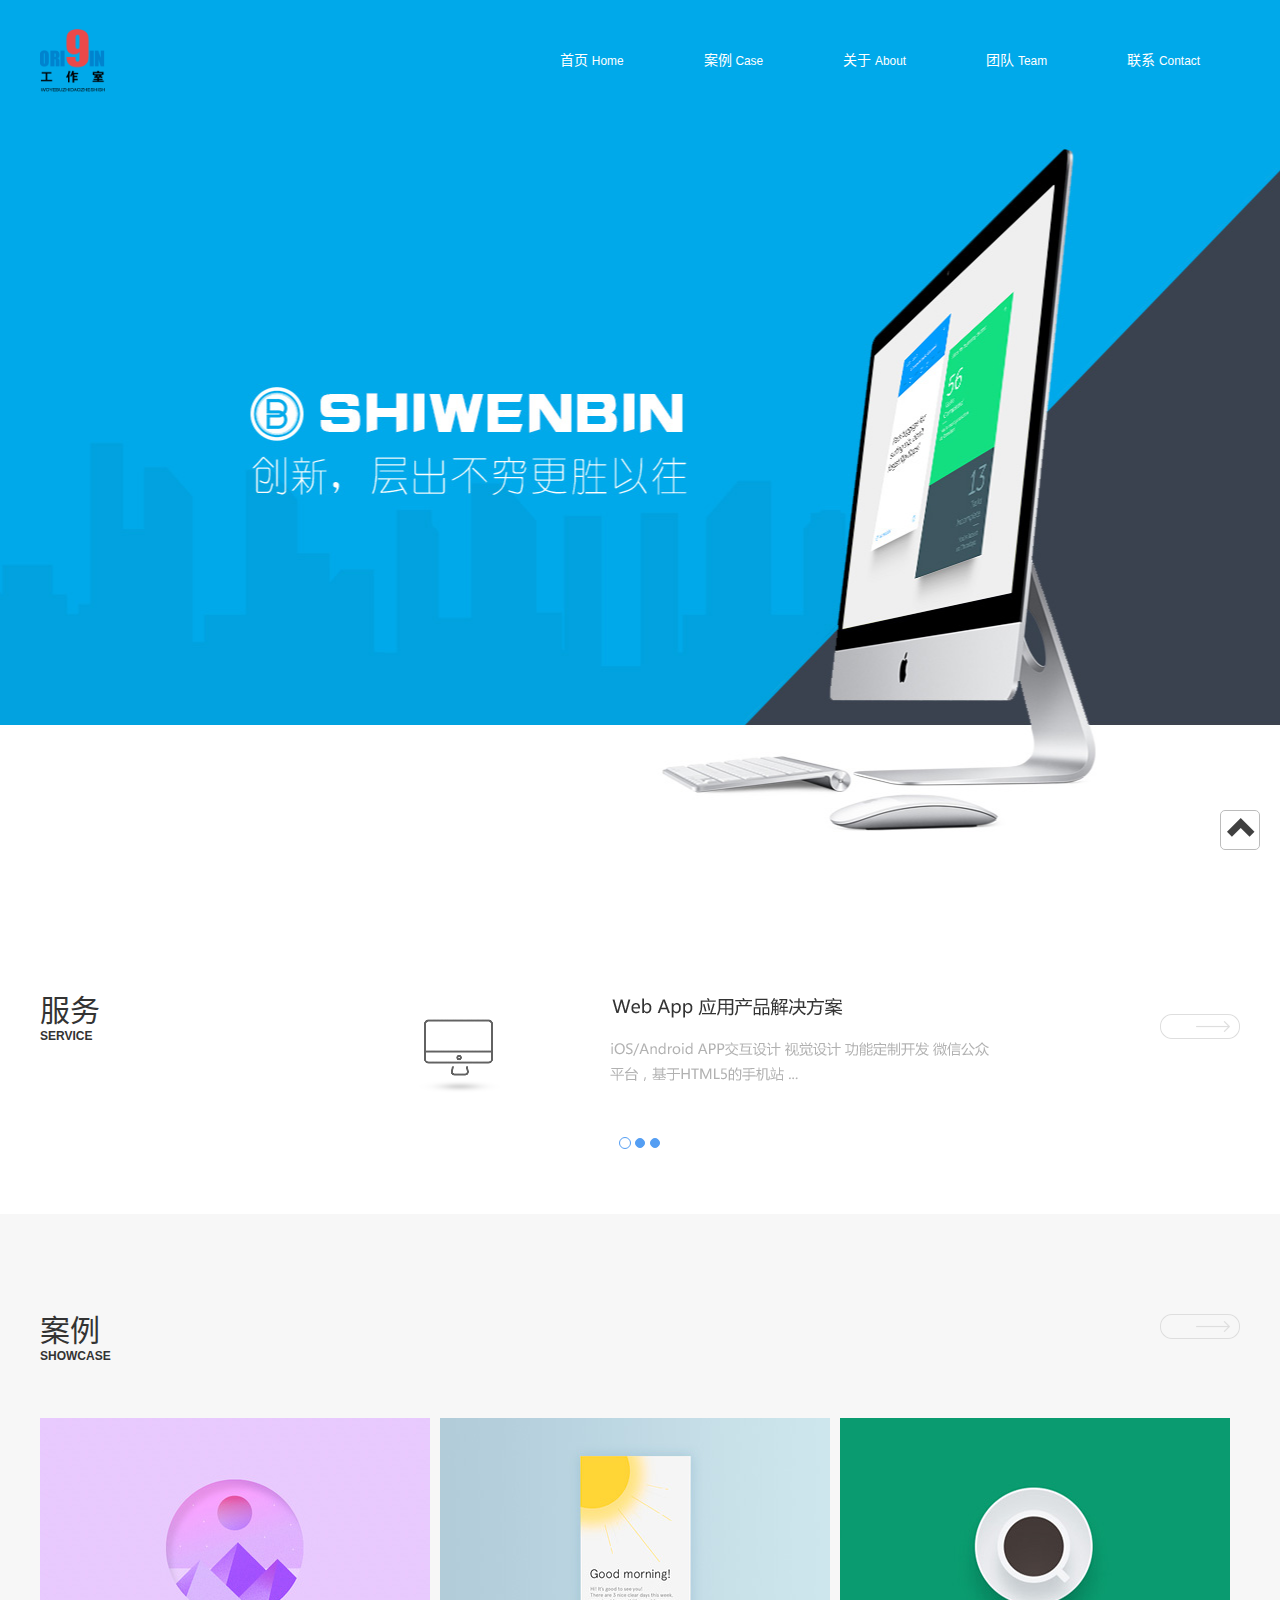
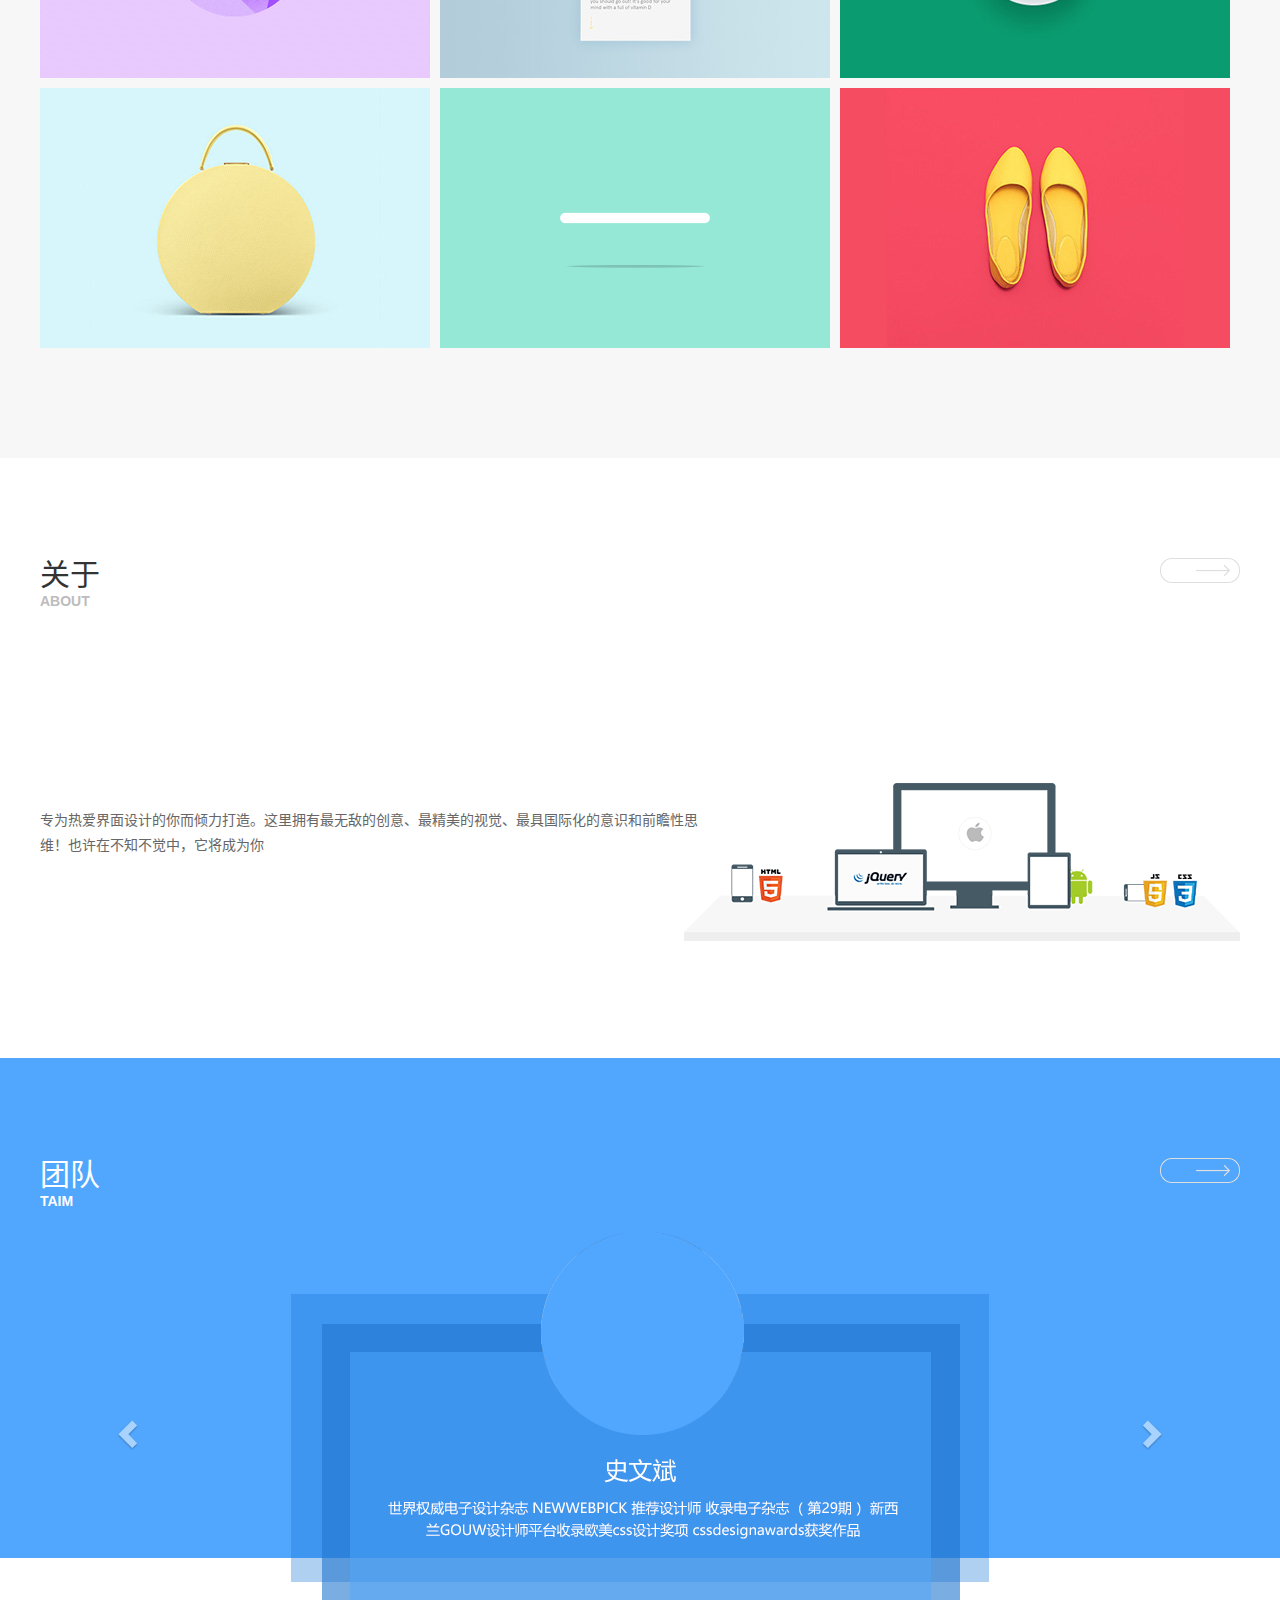
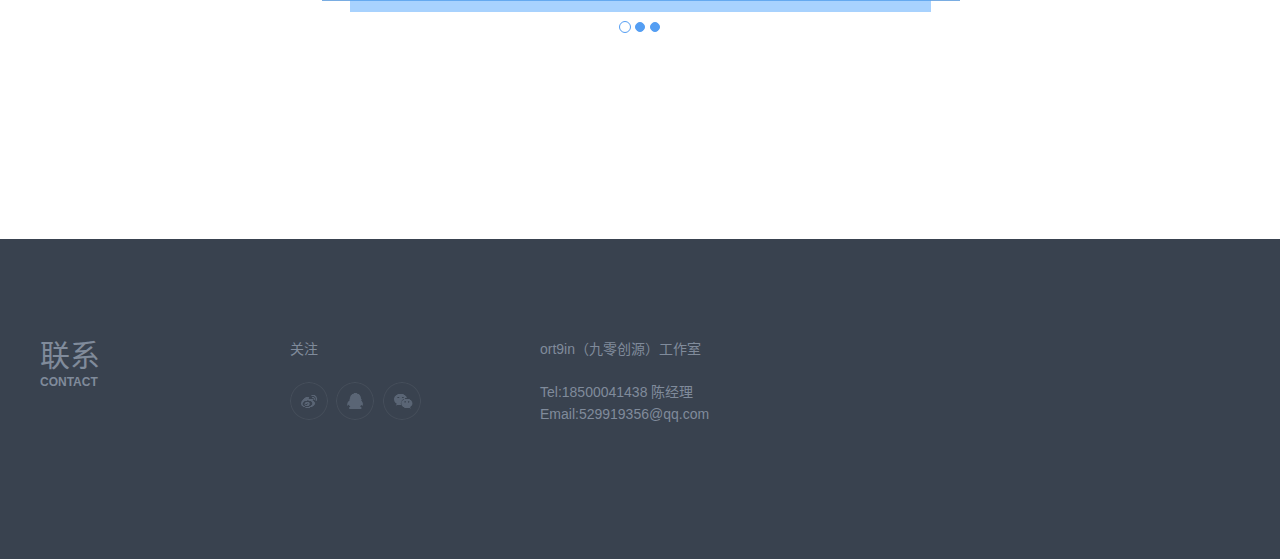
<file: ori9in.com/index.html>
<!DOCTYPE html>
<html lang="zh-CN">
  <head>
    <meta charset="utf-8">
    <meta http-equiv="X-UA-Compatible" content="IE=edge">
    <meta http-equiv="Content-Type" content="text/html; charset=utf-8" />
    <meta name="viewport" content="width=device-width, initial-scale=1, maximum-scale=1, user-scalable=no">
    <meta name="apple-mobile-web-app-capable" content="yes">
    <meta name="apple-mobile-web-app-status-bar-style" content="#e8447e">
    <meta name="format-detection" content="telephone=no">
    <meta http-equiv="Expires" CONTENT="-1">
    <meta http-equiv="Cache-Control" CONTENT="no-cache">
    <!-- 上述3个meta标签*必须*放在最前面，任何其他内容都*必须*跟随其后！ -->

    <!-- Bootstrap -->
    <link href="css/bootstrap.min.css" rel="stylesheet">
    <link href="css/style.css" rel="stylesheet">
    <link href="css/index.css" rel="stylesheet">
    <script src="js/jquery-1.8.2.min.js"></script>
    <script src="js/style.js"></script>
    <!-- jQuery文件。务必在bootstrap.min.js 之前引入 -->
    <script src="js/jquery.min.js"></script>

    <!-- 最新的 Bootstrap 核心 JavaScript 文件 -->
    <script src="js/bootstrap.min.js"></script>
  </head>
  <style>
    .common-header{
      background: rgba(255,255,255,0);
    }
    .carousel-control.left {
      background-image: none;
    }
    .carousel-control.right{
      background-image: none;
    }
    .carousel-indicators li {
      border: 1px solid rgba(84,158,243,1);
      background: rgba(84,158,243,1);
    }
    .content-top-center {
        height: 240px;
    }
    .carousel-inner{
        height: 180px;
    }
  </style>
  <body>

  <header>
    <div id="common-header" class="common-header">
      <div style="margin: 0 auto; width: 1200px;">
      <a id="logo-href" class="logo-href"></a>
      <ul id="clearfix" class="clearfix">
        <li><a href="contact.html">联系 <small>Contact</small></a></li>
        <li><a href="team.html">团队 <small>Team</small></a></li>
        <li><a href="about.html">关于 <small>About</small></a></li>
        <li><a href="showcase.html">案例 <small>Case</small></a></li>
        <li><a href="index.html">首页 <small>Home</small></a></li>
      </ul>
      </div>
    </div>
  </header>
  
  <div class="content">
    <header class="content-head"></header>
      <section class="content-top">
          <div class="content-top-left content-top-div">
            <h2>服务</h2><b>SERVICE</b>
          </div>
          <div id="carousel-example-generic-2" class="carousel slide content-top-center content-top-div" data-ride="carousel">
            <!-- Indicators -->
            <ol class="carousel-indicators">
              <li data-target="#carousel-example-generic-2" data-slide-to="0" class="active"></li>
              <li data-target="#carousel-example-generic-2" data-slide-to="1"></li>
              <li data-target="#carousel-example-generic-2" data-slide-to="2"></li>
            </ol>

            <!-- Wrapper for slides -->
            <div class="carousel-inner" role="listbox">
              <div class="item active">
                <img src="img/index-service-1.png" alt="...">
              </div>
              <div class="item">
                <img src="img/index-service-2.png" alt="...">
              </div>
              <div class="item">
                <img src="img/index-service-3.png" alt="...">
              </div>

            </div>
          </div>

          <div class="content-top-right content-top-div">
            <a href="about.html"><i class="logo-more-0"></i></a>
          </div>
      </section>

    <section class="content-center">
        <div class="content-center-">
          <div><h2>案例</h2><b>SHOWCASE</b></div>
          <div><a href="showcase.html"><i class="logo-more-0"></i></a></div>
        </div>
        <ul class="content-center-content">
            <li style="margin: 0 10px 10px 0"><a href="#">
                <section class="con-top bg-1"></section>
                <div class="con"><div><p><i></i></p><span>S.PRESSO</span><small>界面设计</small></div></div>
            </a></li>
            <li style="margin: 0 10px 10px 0"><a href="#">
                <section class="con-top bg-2"></section>
                <div class="con"><div><p><i></i></p><span>S.PRESSO</span><small>界面设计</small></div></div>
            </a></li>
            <li style="margin: 0 10px 10px 0"><a href="#">
                <section class="con-top bg-3"></section>
                <div class="con"><div><p><i></i></p><span>S.PRESSO</span><small>界面设计</small></div></div>
            </a></li>
            <li style="margin: 0 10px 10px 0"><a href="#">
                <section class="con-top bg-4"></section>
                <div class="con"><div><p><i></i></p><span>S.PRESSO</span><small>界面设计</small></div></div>
            </a></li>
            <li style="margin: 0 10px 10px 0"><a href="#">
                <section class="con-top bg-5"></section>
                <div class="con"><div><p><i></i></p><span>S.PRESSO</span><small>界面设计</small></div></div>
            </a></li>
            <li style="margin: 0 10px 10px 0"><a href="#">
                <section class="con-top bg-6"></section>
                <div class="con"><div><p><i></i></p><span>S.PRESSO</span><small>界面设计</small></div></div>
            </a></li>
        </ul>
    </section>
    <section class="content-bottom">
      <div class="content-bottom-">
        <div><h2>关于</h2><b>ABOUT</b></div>
        <div><a href="about.html"><i class="logo-more-0"></i></a></div>
      </div>
      <div class="content-bottom-content">
        <p>专为热爱界面设计的你而倾力打造。这里拥有最无敌的创意、最精美的视觉、最具国际化的意识和前瞻性思维！也许在不知不觉中，它将成为你</p>
      </div>
    </section>
    <section class="bottom">
      <div class="content-bottom-">
        <div><h2>团队</h2><b>TAIM</b></div>
        <div><a href="team.html"><i class="logo-more-1"></i></a></div>
      </div>
      <div id="carousel-example-generic-1" class="carousel slide bottom-team" data-ride="carousel">
        <!-- Indicators -->
        <ol class="carousel-indicators">
          <li data-target="#carousel-example-generic-1" data-slide-to="0" class="active"></li>
          <li data-target="#carousel-example-generic-1" data-slide-to="1"></li>
          <li data-target="#carousel-example-generic-1" data-slide-to="2"></li>
        </ol>

        <!-- Wrapper for slides -->
        <div class="carousel-inner bottom-team" role="listbox">
          <div class="item active">
            <img src="img/index-employees-1.png" alt="...">
          </div>
          <div class="item">
            <img src="img/index-employees-1.png" alt="...">
          </div>
          <div class="item">
            <img src="img/index-employees-1.png" alt="...">
          </div>
        </div>
          <!-- Controls -->
          <a class="left carousel-control" href="#carousel-example-generic-1" role="button" data-slide="prev">
              <span class="glyphicon glyphicon-chevron-left" aria-hidden="true"></span>
              <span class="sr-only">Previous</span>
          </a>
          <a class="right carousel-control" href="#carousel-example-generic-1" role="button" data-slide="next">
              <span class="glyphicon glyphicon-chevron-right" aria-hidden="true"></span>
              <span class="sr-only">Next</span>
          </a>
      </div>

    </section>

    <!--<section class=" bottom-bottom-team">-->
      <!--<div id="carousel-example-generic" class="carousel slide bottom-bottom-team-" data-ride="carousel">-->
        <!--&lt;!&ndash; Wrapper for slides &ndash;&gt;-->
        <!--<div class="carousel-inner bottom-bottom-team&#45;&#45;" role="listbox">-->
          <!--<div class="item active">-->
            <!--<img src="img/aaa00002.jpg" alt="...">-->
          <!--</div>-->
          <!--<div class="item">-->
            <!--<img src="img/aaa00001.jpg" alt="...">-->
          <!--</div>-->
          <!--<div class="item">-->
            <!--<img src="img/aaa00004.jpg" alt="...">-->
          <!--</div>-->

        <!--</div>-->

        <!--&lt;!&ndash; Controls &ndash;&gt;-->
        <!--<a class="left carousel-control" href="#carousel-example-generic" role="button" data-slide="prev">-->
          <!--<span class="glyphicon glyphicon-chevron-left" aria-hidden="true"></span>-->
          <!--<span class="sr-only">Previous</span>-->
        <!--</a>-->
        <!--<a class="right carousel-control" href="#carousel-example-generic" role="button" data-slide="next">-->
          <!--<span class="glyphicon glyphicon-chevron-right" aria-hidden="true"></span>-->
          <!--<span class="sr-only">Next</span>-->
        <!--</a>-->
      <!--</div>-->
    <!--</section>-->
    </div>

    <div class="foot">
      <div class="foot-bottom">
        <div class="foot-bottom-">
          <div class="foot-bottom-left"><h2>联系</h2><b>CONTACT</b></div>
          <div class="foot-bottom-center">
            <p>关注</p>
            <br>
            <a href="#"><img src="img/icon-1.png"></a>
            <a href="#"><img src="img/icon-2.png"></a>
            <a href="#"><img src="img/icon-3.png"></a>
          </div>
            <div class="foot-bottom-right">
                <p>ort9in（九零创源）工作室</p>
                <br>
                <p>Tel:18500041438 陈经理</p>
                <p>Email:529919356@qq.com</p>
            </div>
        </div>
      </div>
    </div>


  <div class="go-top">
    <a style="color:rgba(0,0,0,0.75)" href="javaScript:pageScroll();" class="glyphicon glyphicon-chevron-up"></a>
  </div>
  </body>

<script>
    $('.carousel').carousel({
        interval: 2000
    })
</script>
</html>
</file>
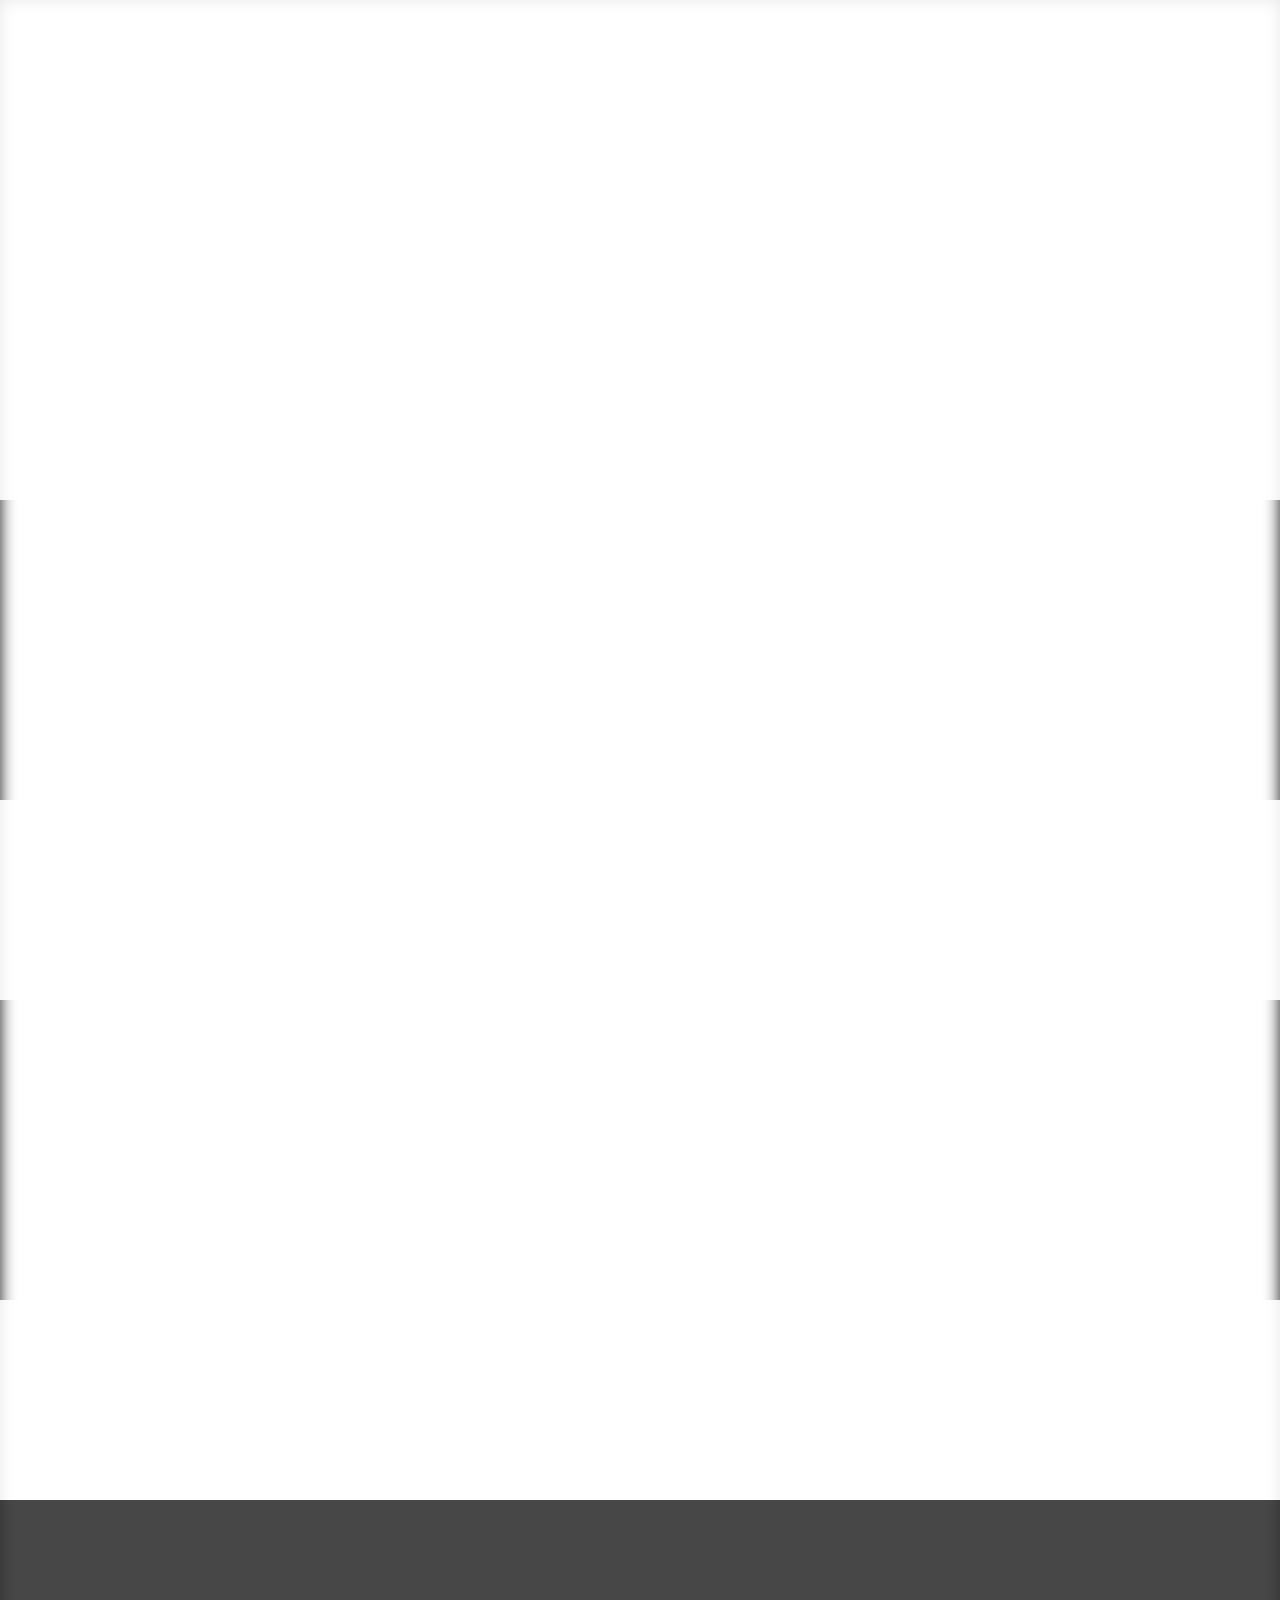
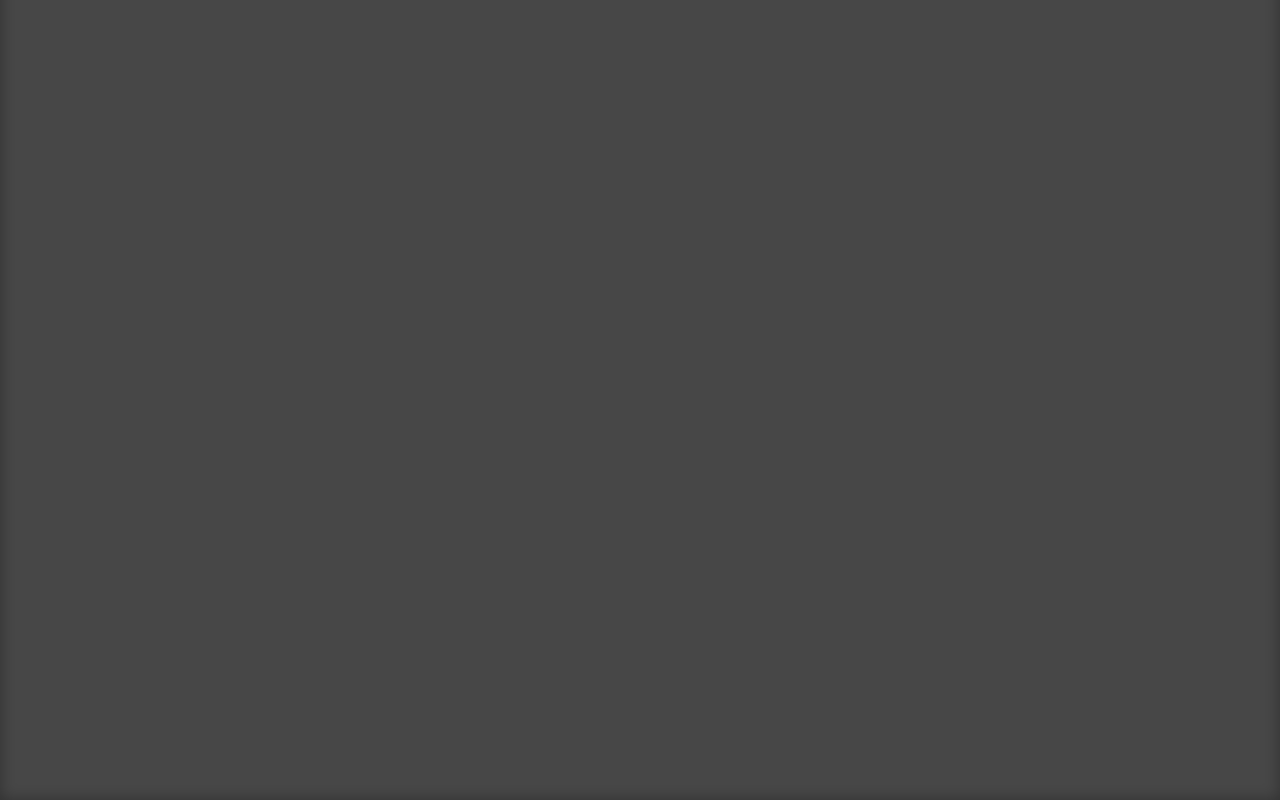
<file: demo/css3视觉差滚动效果.html>
<!DOCTYPE html>
<html>
	<head>
		<meta charset="UTF-8">
		<title></title>
	</head>
	<style>
		*{
			padding: 0;margin: 0 auto;
		}
		body {
			
		  background-image: url(
		    http://www.webhek.com/wordpress/wp-content/uploads/2014/07/parallax1.jpg
		  );
		
		  text-indent: -9999px;
		
		  /* fix background */
		  background-attachment: fixed;
		
		  /* center it */
		  background-position: center center;
		
		  /* Scale it nicely to the element */
		  background-size: cover;
		
		  /* just make it look a bit better 😉 */
		  &:nth-child(2n) {
		    box-shadow: inset 0 0 1em #111;
		  }
		}
		[class*="val__"] {
		  height: 200px;
		  width: 100%;
		  background: rgba(255,255,255,.9);
		}
		[class*="bg__"] {
		  height: 300px;
		  width: 100%;
		  background: rgba(255,255,255,.9);
		}
		.bg__foo {
		}
		
		.bg__bar {
			background: rgba(255,255,255,0);
			-webkit-filter: invert(.8) ; /* Chrome, Opera */
		    -moz-filter: invert(.8) ;
			-ms-filter: invert(.8) ;    
			filter: invert(.8) ; 
		}
		
		.bg__baz {
			background: rgba(255,255,255,0);
			-webkit-filter: invert(.8) ; /* Chrome, Opera */
		    -moz-filter: invert(.8) ;
			-ms-filter: invert(.8) ;    
			filter: invert(.8) ; 
		}
		
		.bg__bazz {
		  height: 100vh;
		
			-webkit-filter: invert(.8) ; /* Chrome, Opera */
		    -moz-filter: invert(.8) ;
			-ms-filter: invert(.8) ;    
			filter: invert(.8) ; 
		}
	</style>
	<body>
		
		<div class="parallax">
		  <div class="bg__foo">foo</div>
		  <div class="val__">
		  	<h1>这事测试内容</h1>
		  	<h1>这事测试内容</h1>
		  	<h1>这事测试内容</h1>
		  	<h1>这事测试内容</h1>
		  	<h1>这事测试内容</h1>
		  </div>
		  <div class="bg__bar">bar</div>
		  <div class="val__">
		  	<h1>这事测试内容</h1>
		  	<h1>这事测试内容</h1>
		  	<h1>这事测试内容</h1>
		  	<h1>这事测试内容</h1>
		  	<h1>这事测试内容</h1>
		  </div>
		  <div class="bg__baz">baz</div>
		  <div class="val__">
		  	<h1>这事测试内容</h1>
		  	<h1>这事测试内容</h1>
		  	<h1>这事测试内容</h1>
		  	<h1>这事测试内容</h1>
		  	<h1>这事测试内容</h1>
		  </div>
		  <div class="bg__bazz">bazz</div>
		</div>
	</body>
</html>
</file>
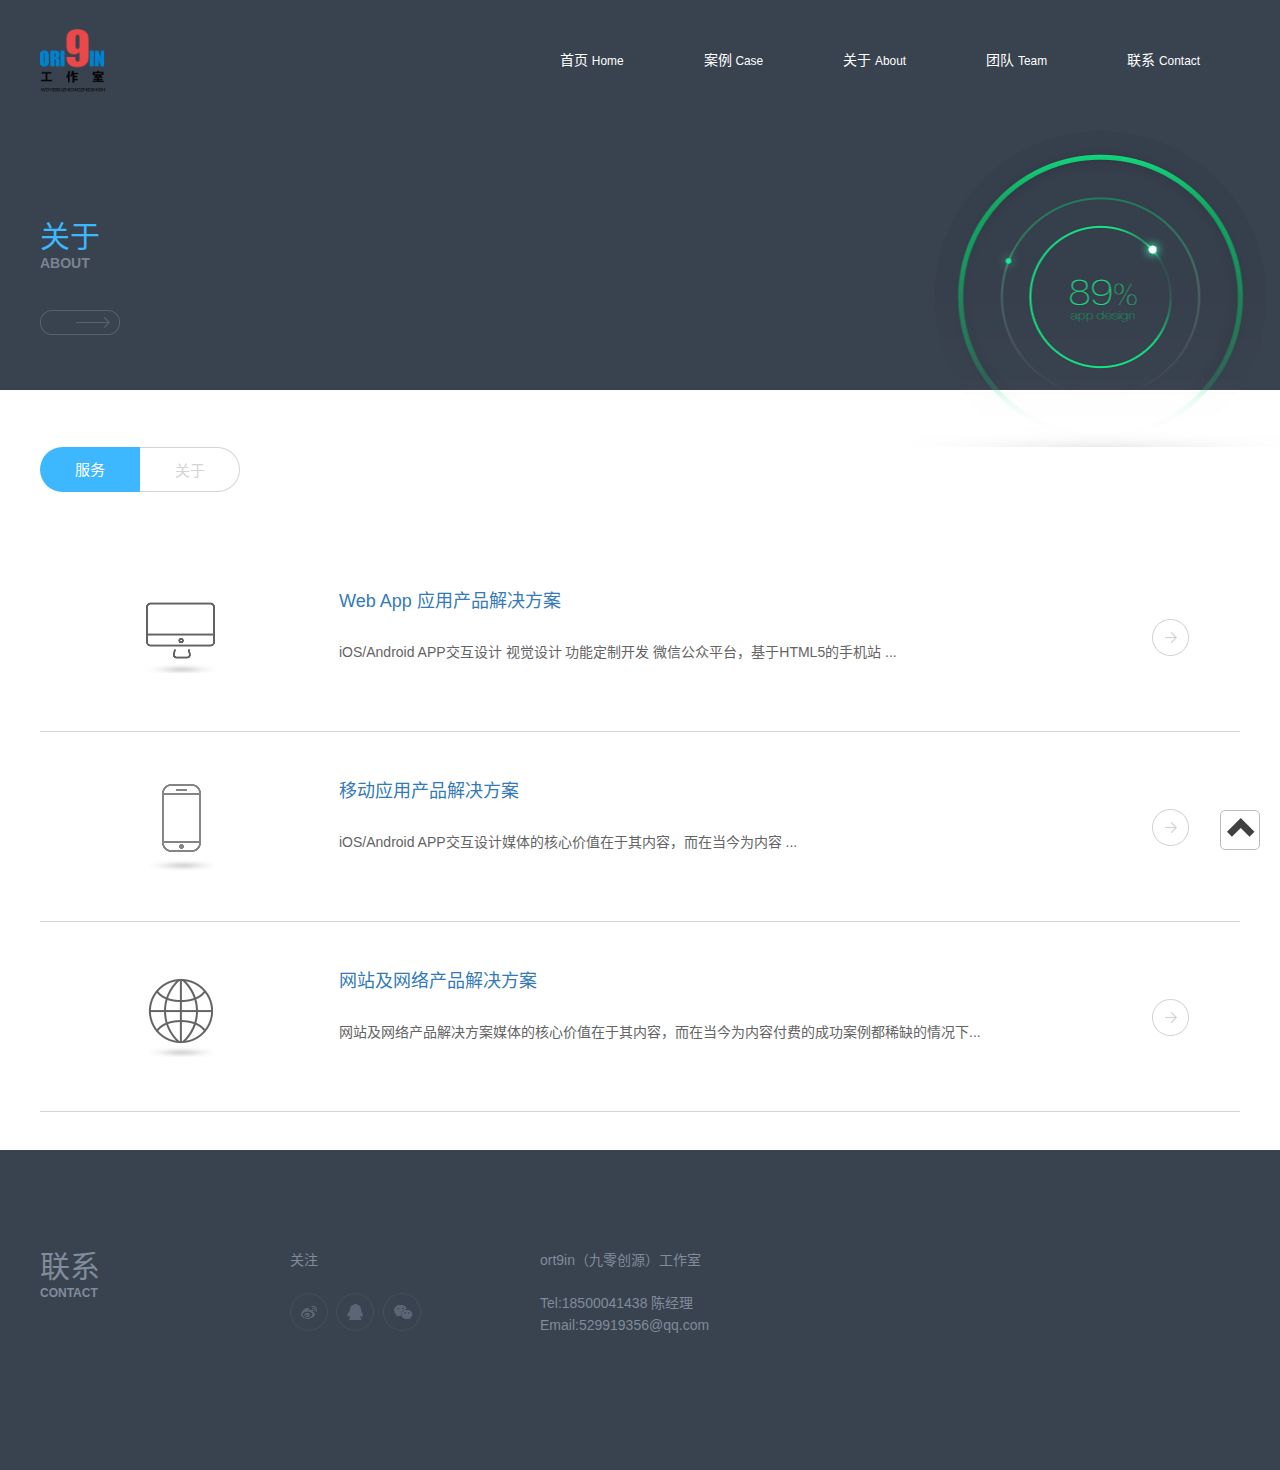
<file: ori9in.com/about.html>
<!DOCTYPE html>
<html lang="zh-CN">
<head>
  <meta charset="utf-8">
  <meta http-equiv="X-UA-Compatible" content="IE=edge">
  <meta http-equiv="Content-Type" content="text/html; charset=utf-8" />
  <meta name="viewport" content="width=device-width, initial-scale=1, maximum-scale=1, user-scalable=no">
  <meta name="apple-mobile-web-app-capable" content="yes">
  <meta name="apple-mobile-web-app-status-bar-style" content="#e8447e">
  <meta name="format-detection" content="telephone=no">
  <meta http-equiv="Expires" CONTENT="-1">
  <meta http-equiv="Cache-Control" CONTENT="no-cache">
  <!-- 上述3个meta标签*必须*放在最前面，任何其他内容都*必须*跟随其后！ -->

  <!-- Bootstrap -->
  <link href="css/bootstrap.min.css" rel="stylesheet">
  <link href="css/style.css" rel="stylesheet">
  <link href="css/about.css" rel="stylesheet">
  <script src="js/jquery-1.8.2.min.js"></script>
  <script src="js/style.js"></script>
  <!-- jQuery文件。务必在bootstrap.min.js 之前引入 -->
  <script src="js/jquery.min.js"></script>

  <!-- 最新的 Bootstrap 核心 JavaScript 文件 -->
  <script src="js/bootstrap.min.js"></script>
</head>
  <style>
    .common-header{
      background: rgba(57,66,79,1);
    }
    .content-head {
      background: rgba(57,66,79,1);
    }
    .foot {
      top: auto;
      position: inherit;
    }
    .logo-more-0{
      float: left;
    }
  </style>
  <body>
  <header>
    <div id="common-header" class="common-header">
      <div style="margin: 0 auto; width: 1200px;">
        <a id="logo-href" class="logo-href"></a>
        <ul id="clearfix" class="clearfix">
          <li><a href="contact.html">联系 <small>Contact</small></a></li>
          <li><a href="team.html">团队 <small>Team</small></a></li>
          <li><a href="about.html">关于 <small>About</small></a></li>
          <li><a href="showcase.html">案例 <small>Case</small></a></li>
          <li><a href="index.html">首页 <small>Home</small></a></li>
        </ul>
      </div>
    </div>
  </header>

  <div class="content">
    <header class="content-head"></header>
    <div style="width: 100%; background: rgba(57,66,79,1);">
    <section class="content-top">
      <div class="content-top-content">
        <div class="content-top-content-title"><h2>关于</h2><b>ABOUT</b></div>
        <br><br>
        <a href="index.html"><i class="logo-more-2"></i></a>
      </div>
    </section>
    </div>
    <section class="content-bottom">
      <div class="content-bottom-button">
        <a href="JavaScript:down(1)">
        <div class="content-bottom-button-1 on" id="content-bottom-button-1">服务</div>
        </a>
        <a href="JavaScript:down(2)">
        <div class="content-bottom-button-2" id="content-bottom-button-2">关于</div>
        </a>
      </div>
      <div class="content-bottom-content">
        <div id="about" class="about" style="top:0px;">
          <a href="product_solutions.html" class="con">
            <div class="con-1"><i class="con-a"></i></div>
            <section class="con-2">
              <h4>Web App 应用产品解决方案</h4>
              <p>iOS/Android APP交互设计 视觉设计 功能定制开发 微信公众平台，基于HTML5的手机站 ... </p>
            </section>
            <dl class="con-3"></dl>
          </a>
          <a href="#" class="con">
            <div class="con-1"><i class="con-b"></i></div>
            <section class="con-2">
              <h4>移动应用产品解决方案</h4>
              <p>iOS/Android APP交互设计媒体的核心价值在于其内容，而在当今为内容 ...</p>
            </section>
            <dl class="con-3"></dl>
          </a>
          <a href="#" class="con">
            <div class="con-1"><i class="con-c"></i></div>
            <section class="con-2">
              <h4>网站及网络产品解决方案</h4>
              <p>网站及网络产品解决方案媒体的核心价值在于其内容，而在当今为内容付费的成功案例都稀缺的情况下...</p>
            </section>
            <dl class="con-3"></dl>
          </a>
        </div>

        <div id="ser" class="ser" style="bottom:0px;">
          <div class="ser-1"></div>
          <div class="ser-2">
            <h2>ort9in工作室</h2><br>
            <p>UEMO企业版是优艺客（UElike）旗下最新研发的针对于中小型企业网站系统，团队有多年丰富的建站经验，了解最新网站体验及交互</p><br>
            <p>UEMO企业版是优艺客（UElike）旗下最新研发的针对于中小型企业网站系统，团队有多年丰富的建站经验，了解最新网站体验及交互</p><br>
            <p>UEMO企业版是优艺客（UElike）旗下最新研发的针对于中小型企业网站系统，团队有多年丰富的建站经验，了解最新网站体验及交互</p><br>
            <p>UEMO企业版是优艺客（UElike）旗下最新研发的针对于中小型企业网站系统，团队有多年丰富的建站经验，了解最新网站体验及交互</p>
          </div>
        </div>

      </div>
    </section>
  </div>

  <div class="foot">
    <div class="foot-bottom">
      <div class="foot-bottom-">
        <div class="foot-bottom-left"><h2>联系</h2><b>CONTACT</b></div>
        <div class="foot-bottom-center">
          <p>关注</p>
          <br>
          <a href="#"><img src="img/icon-1.png"></a>
          <a href="#"><img src="img/icon-2.png"></a>
          <a href="#"><img src="img/icon-3.png"></a>
        </div>
        <div class="foot-bottom-right">
          <p>ort9in（九零创源）工作室</p>
          <br>
          <p>Tel:18500041438 陈经理</p>
          <p>Email:529919356@qq.com</p>
        </div>
      </div>
    </div>
  </div>
    <div class="go-top">
      <a style="color:rgba(0,0,0,0.75)" href="javaScript:pageScroll();" class="glyphicon glyphicon-chevron-up"></a>
    </div>
  </body>

<script>

</script>
</html>
</file>
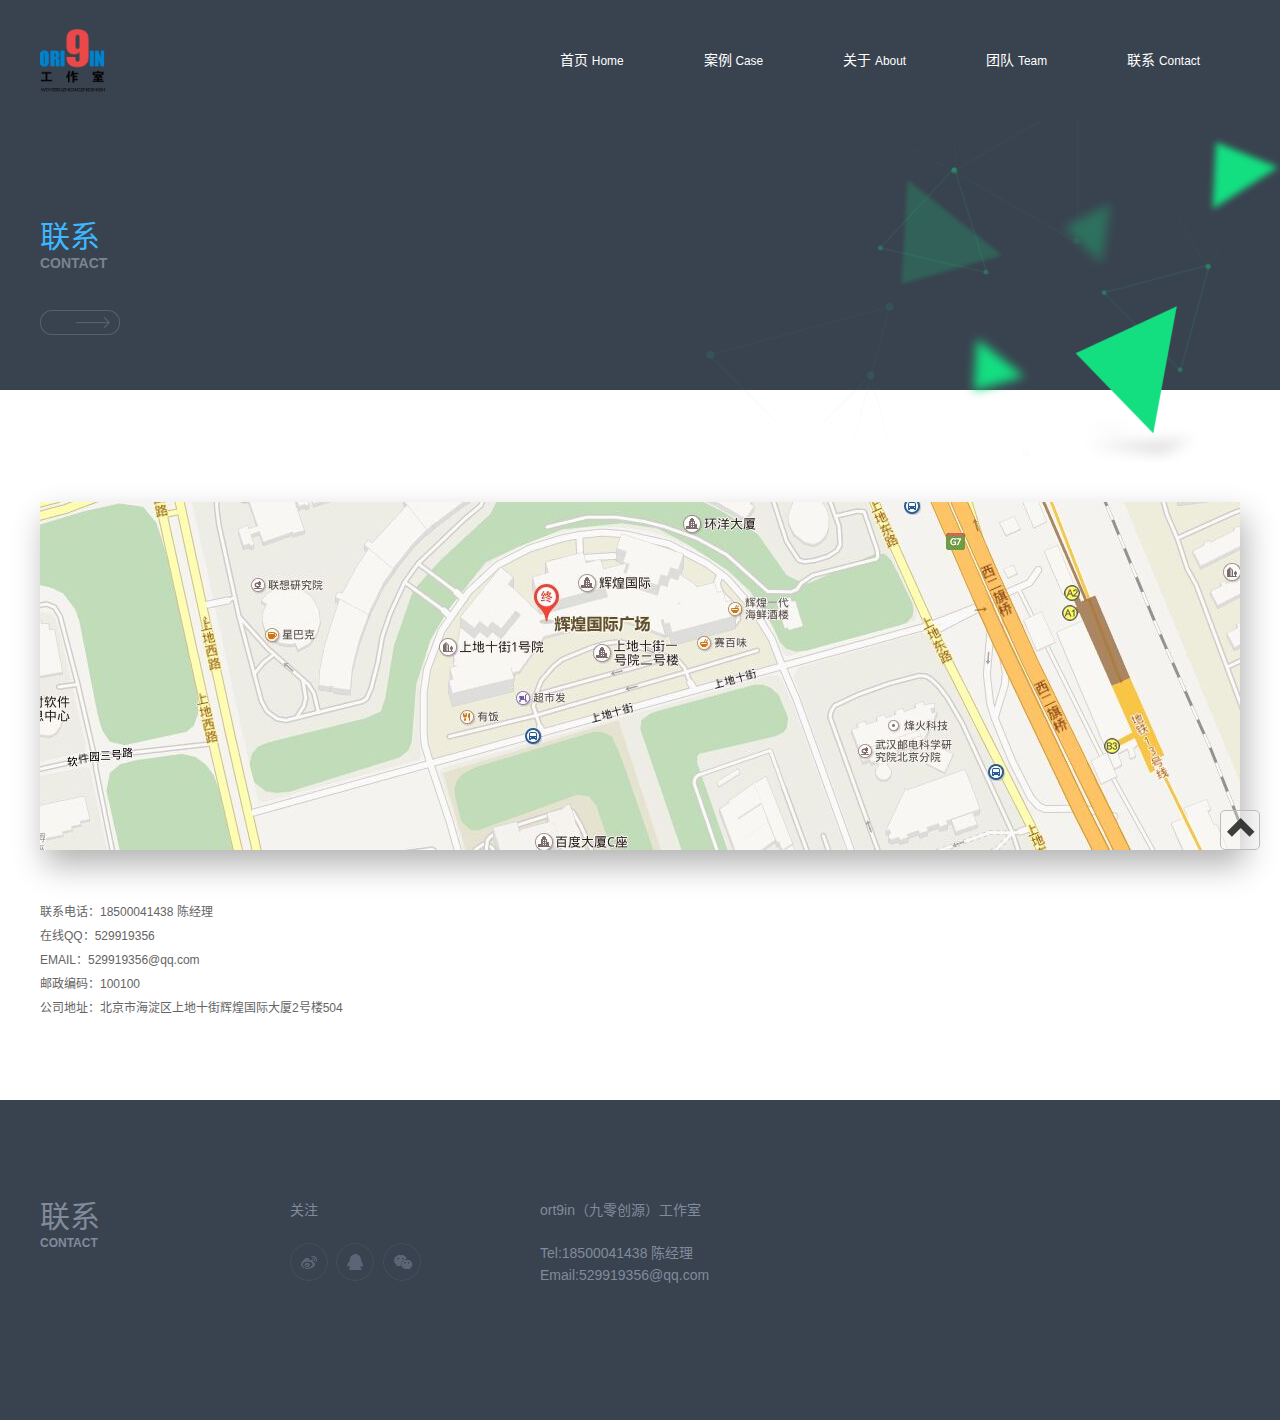
<file: ori9in.com/contact.html>
<!DOCTYPE html>
<html lang="zh-CN">
<head>
  <meta charset="utf-8">
  <meta http-equiv="X-UA-Compatible" content="IE=edge">
  <meta http-equiv="Content-Type" content="text/html; charset=utf-8" />
  <meta name="viewport" content="width=device-width, initial-scale=1, maximum-scale=1, user-scalable=no">
  <meta name="apple-mobile-web-app-capable" content="yes">
  <meta name="apple-mobile-web-app-status-bar-style" content="#e8447e">
  <meta name="format-detection" content="telephone=no">
  <meta http-equiv="Expires" CONTENT="-1">
  <meta http-equiv="Cache-Control" CONTENT="no-cache">
  <!-- 上述3个meta标签*必须*放在最前面，任何其他内容都*必须*跟随其后！ -->

  <!-- Bootstrap -->
  <link href="css/bootstrap.min.css" rel="stylesheet">
  <link href="css/style.css" rel="stylesheet">
  <link href="css/contact.css" rel="stylesheet">
  <script src="js/jquery-1.8.2.min.js"></script>
  <script src="js/style.js"></script>
  <!-- jQuery文件。务必在bootstrap.min.js 之前引入 -->
  <script src="js/jquery.min.js"></script>

  <!-- 最新的 Bootstrap 核心 JavaScript 文件 -->
  <script src="js/bootstrap.min.js"></script>
</head>
  <style>
    .common-header{
      background: rgba(57,66,79,1);
    }
    .content-head {
      background: rgba(57,66,79,1);
    }
    .foot {
      top: auto;
      position: inherit;
    }
  </style>
  <body>
  <header>
    <div id="common-header" class="common-header">
      <div style="margin: 0 auto; width: 1200px;">
        <a id="logo-href" class="logo-href"></a>
        <ul id="clearfix" class="clearfix">
          <li><a href="contact.html">联系 <small>Contact</small></a></li>
          <li><a href="team.html">团队 <small>Team</small></a></li>
          <li><a href="about.html">关于 <small>About</small></a></li>
          <li><a href="showcase.html">案例 <small>Case</small></a></li>
          <li><a href="index.html">首页 <small>Home</small></a></li>
        </ul>
      </div>
    </div>
  </header>

  <div class="content">
    <header class="content-head"></header>
    <div style="width: 100%; background: rgba(57,66,79,1);">
      <section class="content-top">
        <div class="content-top-content">
          <div class="content-top-content-title"><h2>联系</h2><b>CONTACT</b></div>
          <br><br>
          <a href="index.html"><i class="logo-more-2"></i></a>
        </div>
      </section>
    </div>

    <section class="content-con">

      <img src="img/map.jpg">

      <p> 联系电话：18500041438 陈经理<br>
          在线QQ：529919356<br>
          EMAIL：529919356@qq.com<br>
          邮政编码：100100<br>
          公司地址：北京市海淀区上地十街辉煌国际大厦2号楼504
      </p>
    </section>
  </div>


  <div class="foot">
    <div class="foot-bottom">
      <div class="foot-bottom-">
        <div class="foot-bottom-left"><h2>联系</h2><b>CONTACT</b></div>
        <div class="foot-bottom-center">
          <p>关注</p>
          <br>
          <a href="#"><img src="img/icon-1.png"></a>
          <a href="#"><img src="img/icon-2.png"></a>
          <a href="#"><img src="img/icon-3.png"></a>
        </div>
        <div class="foot-bottom-right">
          <p>ort9in（九零创源）工作室</p>
          <br>
          <p>Tel:18500041438 陈经理</p>
          <p>Email:529919356@qq.com</p>
        </div>
      </div>
    </div>
  </div>
    <div class="go-top">
      <a style="color:rgba(0,0,0,0.75)" href="javaScript:pageScroll();" class="glyphicon glyphicon-chevron-up"></a>
    </div>
  </body>

<script>
</script>
</html>
</file>
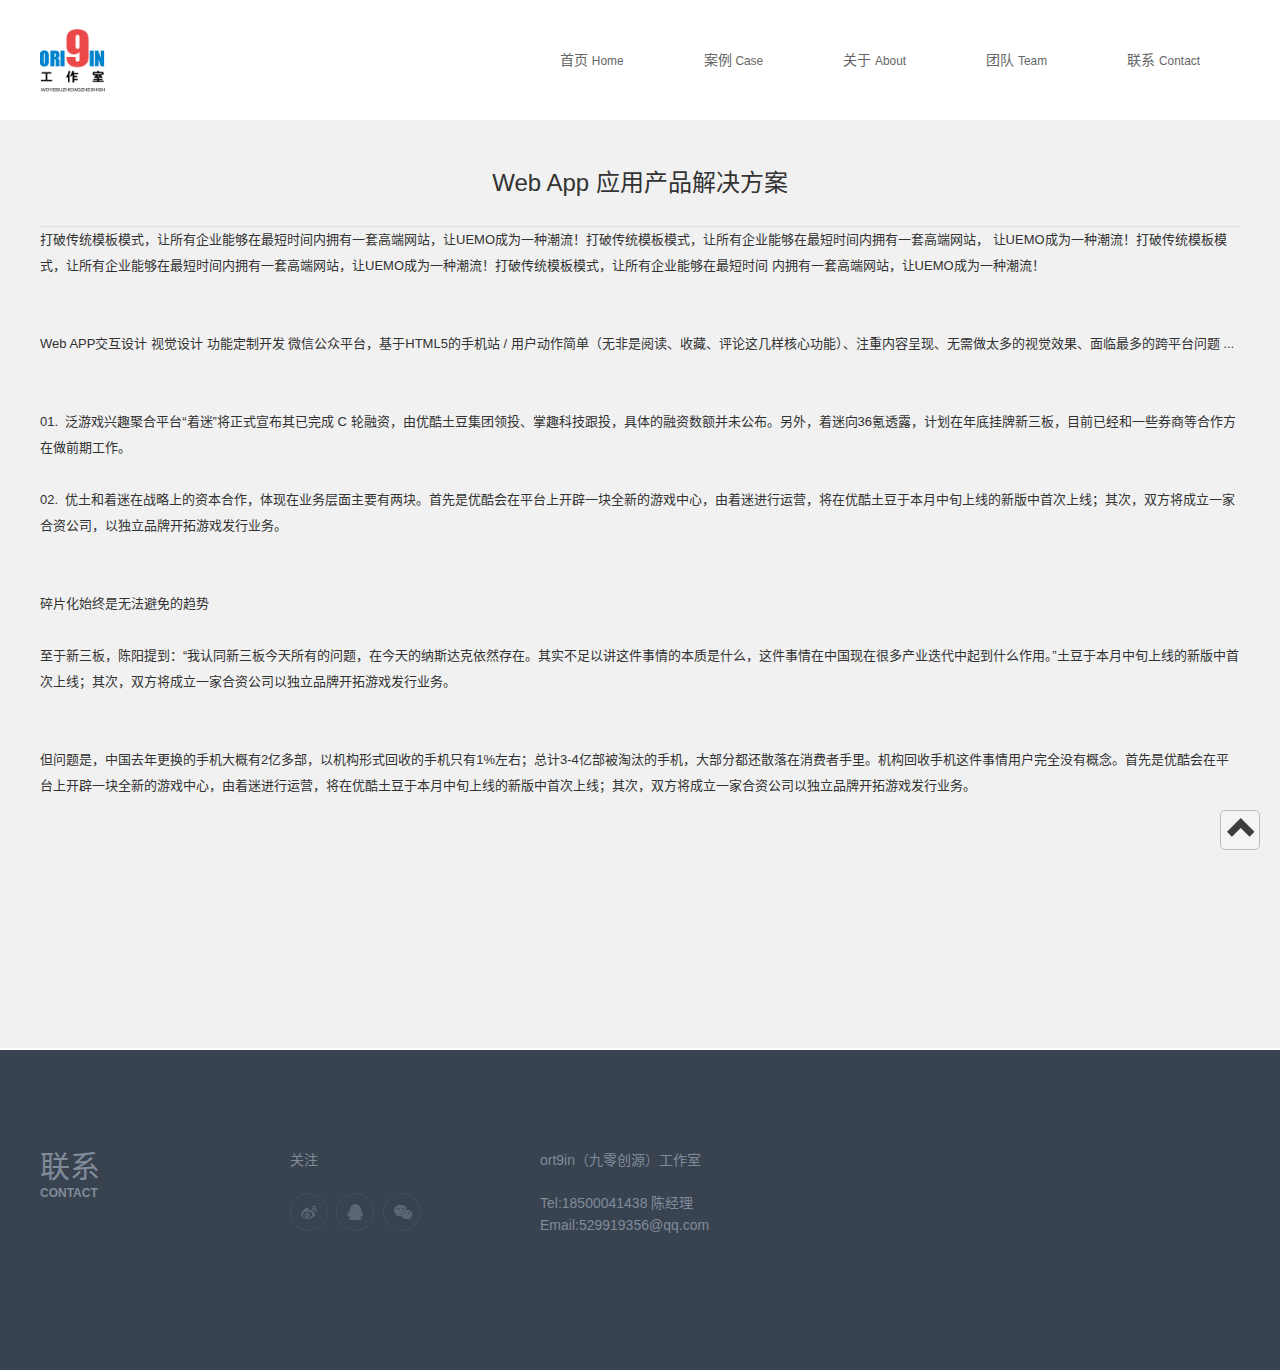
<file: ori9in.com/product_solutions.html>
<!DOCTYPE html>
<html lang="zh-CN">
<head>
  <meta charset="utf-8">
  <meta http-equiv="X-UA-Compatible" content="IE=edge">
  <meta http-equiv="Content-Type" content="text/html; charset=utf-8" />
  <meta name="viewport" content="width=device-width, initial-scale=1, maximum-scale=1, user-scalable=no">
  <meta name="apple-mobile-web-app-capable" content="yes">
  <meta name="apple-mobile-web-app-status-bar-style" content="#e8447e">
  <meta name="format-detection" content="telephone=no">
  <meta http-equiv="Expires" CONTENT="-1">
  <meta http-equiv="Cache-Control" CONTENT="no-cache">
  <!-- 上述3个meta标签*必须*放在最前面，任何其他内容都*必须*跟随其后！ -->

  <!-- Bootstrap -->
  <link href="css/bootstrap.min.css" rel="stylesheet">
  <link href="css/style.css" rel="stylesheet">
  <link href="css/product_solutions.css" rel="stylesheet">
  <script src="js/jquery-1.8.2.min.js"></script>
  <script src="js/style.js"></script>
  <!-- jQuery文件。务必在bootstrap.min.js 之前引入 -->
  <script src="js/jquery.min.js"></script>

  <!-- 最新的 Bootstrap 核心 JavaScript 文件 -->
  <script src="js/bootstrap.min.js"></script>
</head>
  <style>
    .common-header{
      background: rgba(255,255,255,1);
    }
    .clearfix  a{
      color: rgba(102,102,102,1);
    }
    .common-header{
      background: rgba(255,255,255,1);
    }
    .clearfix  a{
      color: rgba(102,102,102,1);
    }
    .foot {
      top: inherit;
      position: relative;
    }
  </style>
  <body>
  <header>
    <div id="common-header" class="common-header">
      <div style="margin: 0 auto; width: 1200px;">
        <a id="logo-href" class="logo-href"></a>
        <ul id="clearfix" class="clearfix">
          <li><a href="contact.html">联系 <small>Contact</small></a></li>
          <li><a href="team.html">团队 <small>Team</small></a></li>
          <li><a href="about.html">关于 <small>About</small></a></li>
          <li><a href="showcase.html">案例 <small>Case</small></a></li>
          <li><a href="index.html">首页 <small>Home</small></a></li>
        </ul>
      </div>
    </div>
  </header>

  <div class="content">
    <header class="content-head"></header>
      <section class="content-center">
        <section>
          <h3>Web App 应用产品解决方案</h3>
          <div class="default">
            <p>打破传统模板模式，让所有企业能够在最短时间内拥有一套高端网站，让UEMO成为一种潮流！打破传统模板模式，让所有企业能够在最短时间内拥有一套高端网站，
              让UEMO成为一种潮流！打破传统模板模式，让所有企业能够在最短时间内拥有一套高端网站，让UEMO成为一种潮流！打破传统模板模式，让所有企业能够在最短时间
              内拥有一套高端网站，让UEMO成为一种潮流！</p>
            <p><br></p>
            <p><br></p>
            <p>Web APP交互设计 视觉设计 功能定制开发 微信公众平台，基于HTML5的手机站 / 用户动作简单（无非是阅读、收藏、评论这几样核心功能）、注重内容呈现、无需做太多的视觉效果、面临最多的跨平台问题 ...<br><br><br>
              01.&nbsp; 泛游戏兴趣聚合平台“着迷”将正式宣布其已完成 C 轮融资，由优酷土豆集团领投、掌趣科技跟投，具体的融资数额并未公布。另外，着迷向36氪透露，计划在年底挂牌新三板，目前已经和一些券商等合作方在做前期工作。<br><br>
              02.&nbsp; 优土和着迷在战略上的资本合作，体现在业务层面主要有两块。首先是优酷会在平台上开辟一块全新的游戏中心，由着迷进行运营，将在优酷土豆于本月中旬上线的新版中首次上线；其次，双方将成立一家合资公司，以独立品牌开拓游戏发行业务。<br><br><br>
              碎片化始终是无法避免的趋势<br><br>
              至于新三板，陈阳提到：“我认同新三板今天所有的问题，在今天的纳斯达克依然存在。其实不足以讲这件事情的本质是什么，这件事情在中国现在很多产业迭代中起到什么作用。”土豆于本月中旬上线的新版中首次上线；其次，双方将成立一家合资公司以独立品牌开拓游戏发行业务。<br><br><br>
              但问题是，中国去年更换的手机大概有2亿多部，以机构形式回收的手机只有1%左右；总计3-4亿部被淘汰的手机，大部分都还散落在消费者手里。机构回收手机这件事情用户完全没有概念。首先是优酷会在平台上开辟一块全新的游戏中心，由着迷进行运营，将在优酷土豆于本月中旬上线的新版中首次上线；其次，双方将成立一家合资公司以独立品牌开拓游戏发行业务。</p>
          </div>
        </section>
      </section>
    </div>
  </div>


  <div class="foot">
    <div class="foot-bottom">
      <div class="foot-bottom-">
        <div class="foot-bottom-left"><h2>联系</h2><b>CONTACT</b></div>
        <div class="foot-bottom-center">
          <p>关注</p>
          <br>
          <a href="#"><img src="img/icon-1.png"></a>
          <a href="#"><img src="img/icon-2.png"></a>
          <a href="#"><img src="img/icon-3.png"></a>
        </div>
        <div class="foot-bottom-right">
          <p>ort9in（九零创源）工作室</p>
          <br>
          <p>Tel:18500041438 陈经理</p>
          <p>Email:529919356@qq.com</p>
        </div>
      </div>
    </div>
  </div>
    <div class="go-top">
      <a style="color:rgba(0,0,0,0.75)" href="javaScript:pageScroll();" class="glyphicon glyphicon-chevron-up"></a>
    </div>
  </body>

<script>
</script>
</html>
</file>
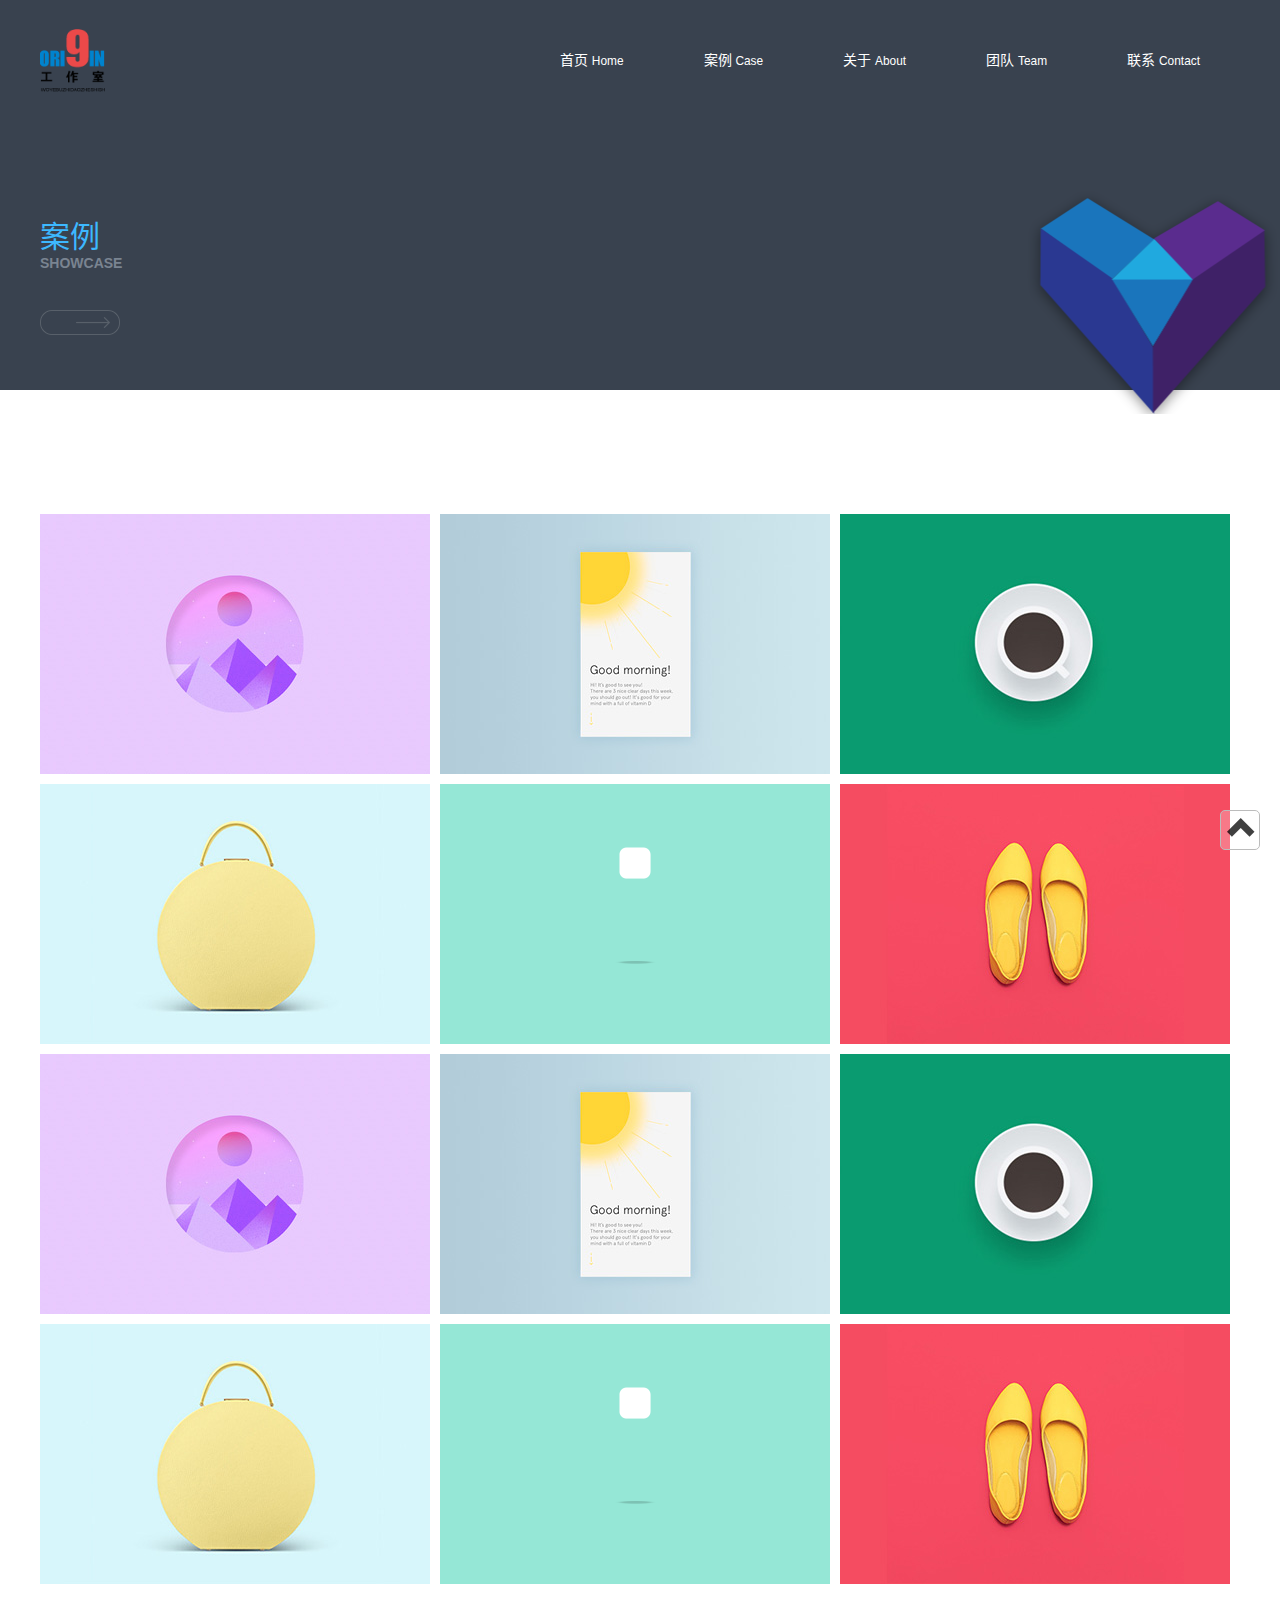
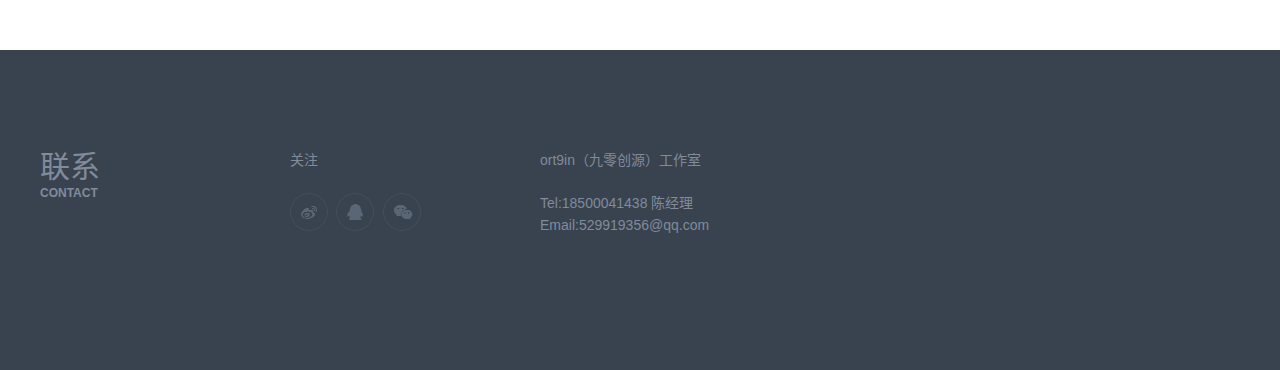
<file: ori9in.com/showcase.html>
<!DOCTYPE html>
<html lang="zh-CN">
<head>
  <meta charset="utf-8">
  <meta http-equiv="X-UA-Compatible" content="IE=edge">
  <meta http-equiv="Content-Type" content="text/html; charset=utf-8" />
  <meta name="viewport" content="width=device-width, initial-scale=1, maximum-scale=1, user-scalable=no">
  <meta name="apple-mobile-web-app-capable" content="yes">
  <meta name="apple-mobile-web-app-status-bar-style" content="#e8447e">
  <meta name="format-detection" content="telephone=no">
  <meta http-equiv="Expires" CONTENT="-1">
  <meta http-equiv="Cache-Control" CONTENT="no-cache">
  <!-- 上述3个meta标签*必须*放在最前面，任何其他内容都*必须*跟随其后！ -->

  <!-- Bootstrap -->
  <link href="css/bootstrap.min.css" rel="stylesheet">
  <link href="css/style.css" rel="stylesheet">
  <link href="css/showcase.css" rel="stylesheet">
  <script src="js/jquery-1.8.2.min.js"></script>
  <script src="js/style.js"></script>
  <!-- jQuery文件。务必在bootstrap.min.js 之前引入 -->
  <script src="js/jquery.min.js"></script>

  <!-- 最新的 Bootstrap 核心 JavaScript 文件 -->
  <script src="js/bootstrap.min.js"></script>
</head>
  <style>
    .common-header{
      background: rgba(57,66,79,1);
    }
    .foot {
      top: 500px;
      position: relative;
    }
  </style>
  <body>
  <header>
    <div id="common-header" class="common-header">
      <div style="margin: 0 auto; width: 1200px;">
        <a id="logo-href" class="logo-href"></a>
        <ul id="clearfix" class="clearfix">
          <li><a href="contact.html">联系 <small>Contact</small></a></li>
          <li><a href="team.html">团队 <small>Team</small></a></li>
          <li><a href="about.html">关于 <small>About</small></a></li>
          <li><a href="showcase.html">案例 <small>Case</small></a></li>
          <li><a href="index.html">首页 <small>Home</small></a></li>
        </ul>
      </div>
    </div>
  </header>


  <div class="content">
    <header class="content-head"></header>
    <div style="width: 100%; background: rgba(57,66,79,1);">
      <section class="content-top">
        <div class="content-top-content">
          <div class="content-top-content-title"><h2>案例</h2><b>SHOWCASE</b></div>
          <br><br>
          <a href="index.html"><i class="logo-more-2"></i></a>
        </div>
      </section>
      <section class="content-center">
        <ul class="content-center-content">
          <li style="margin: 0 10px 10px 0"><a href="#">
            <section class="con-top bg-1"></section>
            <div class="con"><div><p><i></i></p><span>S.PRESSO</span><small>界面设计</small></div></div>
          </a></li>
          <li style="margin: 0 10px 10px 0"><a href="#">
            <section class="con-top bg-2"></section>
            <div class="con"><div><p><i></i></p><span>S.PRESSO</span><small>界面设计</small></div></div>
          </a></li>
          <li style="margin: 0 10px 10px 0"><a href="#">
            <section class="con-top bg-3"></section>
            <div class="con"><div><p><i></i></p><span>S.PRESSO</span><small>界面设计</small></div></div>
          </a></li>
          <li style="margin: 0 10px 10px 0"><a href="#">
            <section class="con-top bg-4"></section>
            <div class="con"><div><p><i></i></p><span>S.PRESSO</span><small>界面设计</small></div></div>
          </a></li>
          <li style="margin: 0 10px 10px 0"><a href="#">
            <section class="con-top bg-5"></section>
            <div class="con"><div><p><i></i></p><span>S.PRESSO</span><small>界面设计</small></div></div>
          </a></li>
          <li style="margin: 0 10px 10px 0"><a href="#">
            <section class="con-top bg-6"></section>
            <div class="con"><div><p><i></i></p><span>S.PRESSO</span><small>界面设计</small></div></div>
          </a></li>
          <li style="margin: 0 10px 10px 0"><a href="#">
            <section class="con-top bg-1"></section>
            <div class="con"><div><p><i></i></p><span>S.PRESSO</span><small>界面设计</small></div></div>
          </a></li>
          <li style="margin: 0 10px 10px 0"><a href="#">
            <section class="con-top bg-2"></section>
            <div class="con"><div><p><i></i></p><span>S.PRESSO</span><small>界面设计</small></div></div>
          </a></li>
          <li style="margin: 0 10px 10px 0"><a href="#">
            <section class="con-top bg-3"></section>
            <div class="con"><div><p><i></i></p><span>S.PRESSO</span><small>界面设计</small></div></div>
          </a></li>
          <li style="margin: 0 10px 10px 0"><a href="#">
            <section class="con-top bg-4"></section>
            <div class="con"><div><p><i></i></p><span>S.PRESSO</span><small>界面设计</small></div></div>
          </a></li>
          <li style="margin: 0 10px 10px 0"><a href="#">
            <section class="con-top bg-5"></section>
            <div class="con"><div><p><i></i></p><span>S.PRESSO</span><small>界面设计</small></div></div>
          </a></li>
          <li style="margin: 0 10px 10px 0"><a href="#">
            <section class="con-top bg-6"></section>
            <div class="con"><div><p><i></i></p><span>S.PRESSO</span><small>界面设计</small></div></div>
          </a></li>
        </ul>
      </section>
    </div>
  </div>


  <div class="foot">
    <div class="foot-bottom">
      <div class="foot-bottom-">
        <div class="foot-bottom-left"><h2>联系</h2><b>CONTACT</b></div>
        <div class="foot-bottom-center">
          <p>关注</p>
          <br>
          <a href="#"><img src="img/icon-1.png"></a>
          <a href="#"><img src="img/icon-2.png"></a>
          <a href="#"><img src="img/icon-3.png"></a>
        </div>
        <div class="foot-bottom-right">
          <p>ort9in（九零创源）工作室</p>
          <br>
          <p>Tel:18500041438 陈经理</p>
          <p>Email:529919356@qq.com</p>
        </div>
      </div>
    </div>
  </div>
    <div class="go-top">
      <a style="color:rgba(0,0,0,0.75)" href="javaScript:pageScroll();" class="glyphicon glyphicon-chevron-up"></a>
    </div>
  </body>

<script>
</script>
</html>
</file>
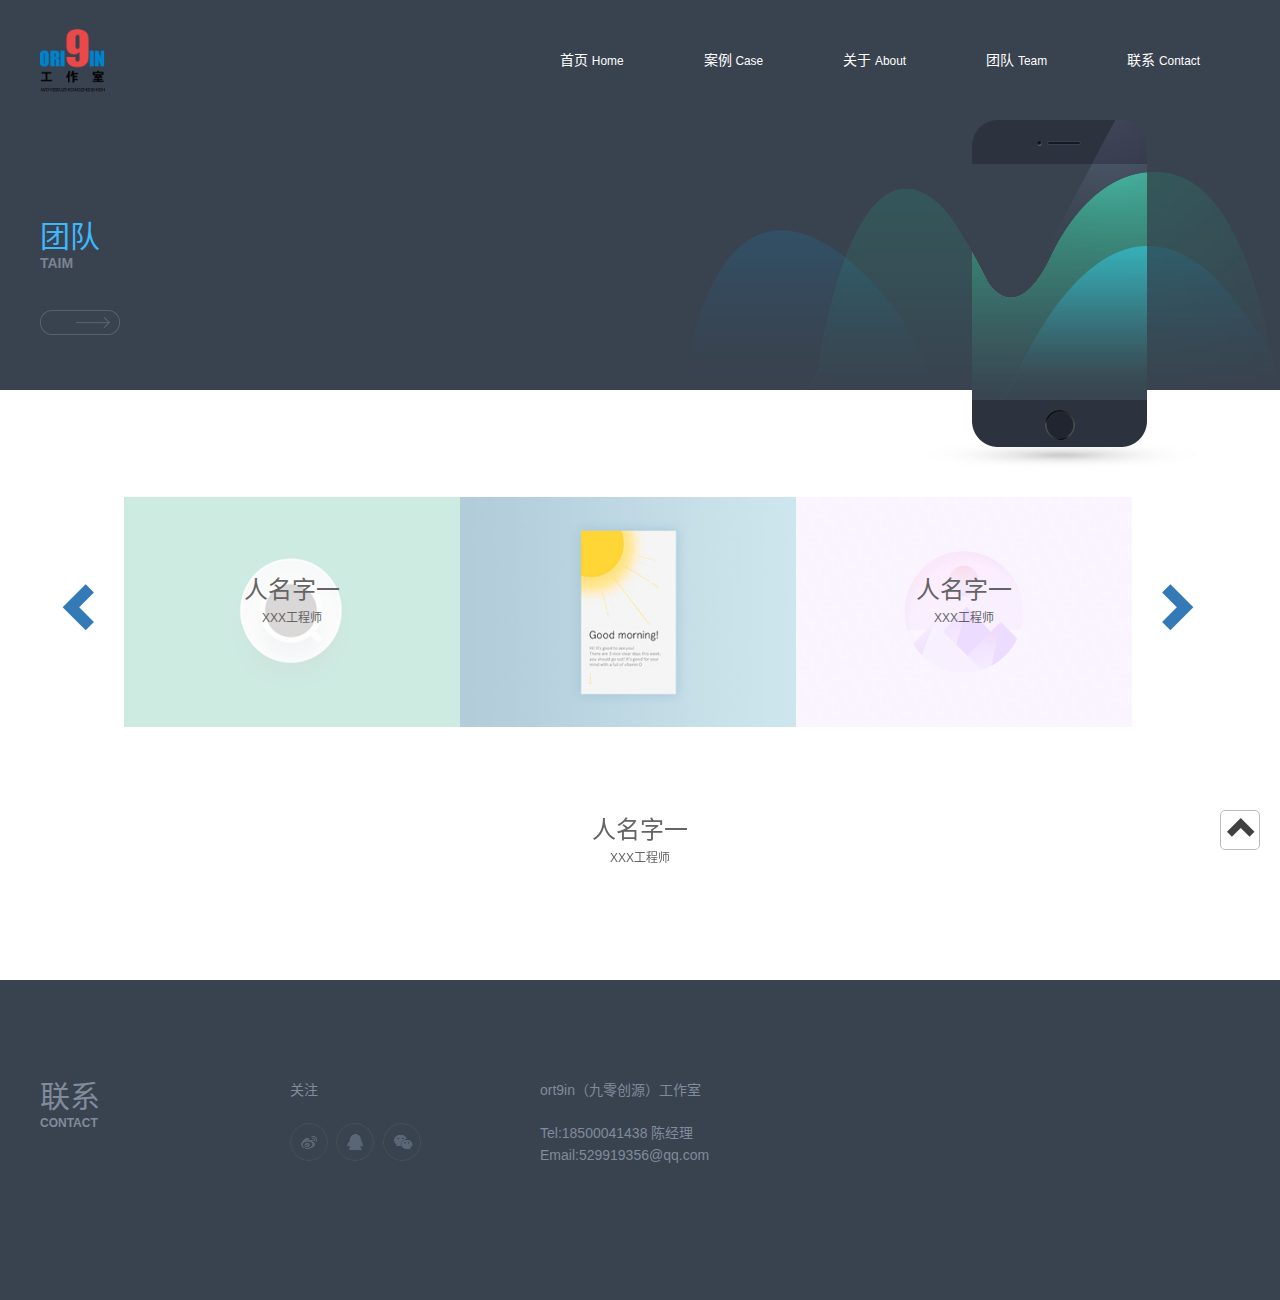
<file: ori9in.com/team.html>
<!DOCTYPE html>
<html lang="zh-CN">
<head>
  <meta charset="utf-8">
  <meta http-equiv="X-UA-Compatible" content="IE=edge">
  <meta http-equiv="Content-Type" content="text/html; charset=utf-8" />
  <meta name="viewport" content="width=device-width, initial-scale=1, maximum-scale=1, user-scalable=no">
  <meta name="apple-mobile-web-app-capable" content="yes">
  <meta name="apple-mobile-web-app-status-bar-style" content="#e8447e">
  <meta name="format-detection" content="telephone=no">
  <meta http-equiv="Expires" CONTENT="-1">
  <meta http-equiv="Cache-Control" CONTENT="no-cache">
  <!-- 上述3个meta标签*必须*放在最前面，任何其他内容都*必须*跟随其后！ -->

  <!-- Bootstrap -->
  <link href="css/bootstrap.min.css" rel="stylesheet">
  <link href="css/style.css" rel="stylesheet">
  <link href="css/team.css" rel="stylesheet">
  <script src="js/jquery-1.8.2.min.js"></script>
  <script src="js/style.js"></script>
  <!-- jQuery文件。务必在bootstrap.min.js 之前引入 -->
  <script src="js/jquery.min.js"></script>

  <!-- 最新的 Bootstrap 核心 JavaScript 文件 -->
  <script src="js/bootstrap.min.js"></script>
</head>
  <style>
    *{transition:all 1.50s cubic-bezier(.4,.6,.4,1);}
    .common-header{
      background: rgba(57,66,79,1);
    }
    .foot {
      top: auto;
      position: inherit;
    }
  </style>
  <body>
  <header>
    <div id="common-header" class="common-header">
      <div style="margin: 0 auto; width: 1200px;">
        <a id="logo-href" class="logo-href"></a>
        <ul id="clearfix" class="clearfix">
          <li><a href="contact.html">联系 <small>Contact</small></a></li>
          <li><a href="team.html">团队 <small>Team</small></a></li>
          <li><a href="about.html">关于 <small>About</small></a></li>
          <li><a href="showcase.html">案例 <small>Case</small></a></li>
          <li><a href="index.html">首页 <small>Home</small></a></li>
        </ul>
      </div>
    </div>
  </header>

  <div class="content">
    <header class="content-head"></header>
    <div style="width: 100%; background: rgba(57,66,79,1);">
      <section class="content-top">
        <div class="content-top-content">
          <div class="content-top-content-title"><h2>团队</h2><b>TAIM</b></div>
          <br><br>
          <a href="index.html"><i class="logo-more-2"></i></a>
        </div>

        <div class="content-team">
          <a href="JavaScript:le()">
            <section class="content-team1">
              <i class="glyphicon glyphicon-chevron-left"></i>
            </section>
            <section class="content-team2">
              <img id="left-img-1" src="img/index-bg-3.jpg" class="content-team-img on">
              <img id="left-img-2" src="img/index-bg-4.jpg" class="content-team-img">
              <img id="left-img-3" src="img/index-bg-5.gif" class="content-team-img">
              <img id="left-img-4" src="img/index-bg-6.jpg" class="content-team-img">
              <img id="left-img-5" src="img/index-bg-1.jpg" class="content-team-img">
              <img id="left-img-6" src="img/index-bg-2.jpg" class="content-team-img in">
              <div>
                <div id="left-font-1" class="content-team-font on"><h3>人名字一</h3><p>XXX工程师</p></div>
                <div id="left-font-2" class="content-team-font"><h3>人名字一</h3><p>XXX工程师</p></div>
                <div id="left-font-3" class="content-team-font"><h3>人名字一</h3><p>XXX工程师</p></div>
                <div id="left-font-4" class="content-team-font"><h3>人名字一</h3><p>XXX工程师</p></div>
                <div id="left-font-5" class="content-team-font"><h3>人名字一</h3><p>XXX工程师</p></div>
                <div id="left-font-6" class="content-team-font in"><h3>人名字一</h3><p>XXX工程师</p></div>
              </div>
            </section>
          </a>
          <section class="content-team3">
            <img id="center-img-1" src="img/index-bg-2.jpg" class="content-team-img on">
            <img id="center-img-2" src="img/index-bg-3.jpg" class="content-team-img">
            <img id="center-img-3" src="img/index-bg-4.jpg" class="content-team-img">
            <img id="center-img-4" src="img/index-bg-5.gif" class="content-team-img">
            <img id="center-img-5" src="img/index-bg-6.jpg" class="content-team-img">
            <img id="center-img-6" src="img/index-bg-1.jpg" class="content-team-img in">
          </section>
          <a href="JavaScript:ri()">
            <section class="content-team4">
              <img id="right-img-1" src="img/index-bg-1.jpg" class="content-team-img on">
              <img id="right-img-2" src="img/index-bg-2.jpg" class="content-team-img">
              <img id="right-img-3" src="img/index-bg-3.jpg" class="content-team-img">
              <img id="right-img-4" src="img/index-bg-4.jpg" class="content-team-img">
              <img id="right-img-5" src="img/index-bg-5.gif" class="content-team-img">
              <img id="right-img-6" src="img/index-bg-6.jpg" class="content-team-img in">
              <div>
                <div id="right-font-1" class="content-team-font on"><h3>人名字一</h3><p>XXX工程师</p></div>
                <div id="right-font-2" class="content-team-font"><h3>人名字一</h3><p>XXX工程师</p></div>
                <div id="right-font-3" class="content-team-font"><h3>人名字一</h3><p>XXX工程师</p></div>
                <div id="right-font-4" class="content-team-font"><h3>人名字一</h3><p>XXX工程师</p></div>
                <div id="right-font-5" class="content-team-font"><h3>人名字一</h3><p>XXX工程师</p></div>
                <div id="right-font-6" class="content-team-font in"><h3>人名字一</h3><p>XXX工程师</p></div>
              </div>
            </section>
            <section class="content-team5">
              <i class="glyphicon glyphicon-chevron-right"></i>
            </section>
          </a>
        </div>
        <div class="content-con">
          <div>
            <div id="con-font-1" class="con-team-font on"><h3>人名字一</h3><p>XXX工程师</p></div>
            <div id="con-font-2" class="con-team-font"><h3>人名字一</h3><p>XXX工程师</p></div>
            <div id="con-font-3" class="con-team-font"><h3>人名字一</h3><p>XXX工程师</p></div>
            <div id="con-font-4" class="con-team-font"><h3>人名字一</h3><p>XXX工程师</p></div>
            <div id="con-font-5" class="con-team-font"><h3>人名字一</h3><p>XXX工程师</p></div>
            <div id="con-font-6" class="con-team-font in"><h3>人名字一</h3><p>XXX工程师</p></div>
          </div>
        </div>

      </section>
    </div>
  </div>


  <div class="foot">
        <div class="foot-bottom">
          <div class="foot-bottom-">
        <div class="foot-bottom-left"><h2>联系</h2><b>CONTACT</b></div>
        <div class="foot-bottom-center">
          <p>关注</p>
          <br>
          <a href="#"><img src="img/icon-1.png"></a>
          <a href="#"><img src="img/icon-2.png"></a>
          <a href="#"><img src="img/icon-3.png"></a>
        </div>
        <div class="foot-bottom-right">
          <p>ort9in（九零创源）工作室</p>
          <br>
          <p>Tel:18500041438 陈经理</p>
          <p>Email:529919356@qq.com</p>
        </div>
      </div>
    </div>
  </div>
    <div class="go-top">
      <a style="color:rgba(0,0,0,0.75)" href="javaScript:pageScroll();" class="glyphicon glyphicon-chevron-up"></a>
    </div>
  </body>

<script>

</script>
</html>
</file>
<file: ori9in.com/css/style.css>
*{
    transition:all 0.60s cubic-bezier(.4,.6,.4,1);
    animation:all 0.90s cubic-bezier(.4,.6,.4,1);
    /* Firefox 4 */
    -moz-transition:all 0.60s cubic-bezier(.4,.6,.4,1);
    /* Safari �� Chrome */
    -webkit-transition:all 0.60s cubic-bezier(.4,.6,.4,1);
    /* Opera */
    -o-transition:all 0.60s cubic-bezier(.4,.6,.4,1);
}
body, button, input, select, textarea {
    font: 12px/1.5 "Microsoft YaHei","΢���ź�",arial,simsun,"����";
    -webkit-font-smoothing: antialiased;
    -moz-osx-font-smoothing: grayscale;
}
body, h1, h2, h3, h4, h5, h6, hr, p, blockquote, dl, dt, dd, ul, ol, li, pre, form, fieldset, legend, button, input, textarea, th, td {
    margin: 0;
    padding: 0;
}
div, ul, li, img, dl, dt, dd {
    margin: 0;
    padding: 0;
}
ul, ol ,a{
    list-style: none;
}
a:link {
    text-decoration: none;
}
a:visited {
    text-decoration: none;
}
a:hover {
    text-decoration: none;
}
a:active {
    text-decoration: none;
}
.common-header {
    color: #fff;
    background: rgba(0,169,234,1);
    font-size: 14px;
    position: absolute;
    top: 0px;
    height: 120px;
    left: 0px;
    right: 0px;
    width: 100%;
    min-width: 1200px;
    z-index: 10;
}
.logo-href {
    background: url("../img/logo-2.png") no-repeat  left center;
    background-size: 30% ;
    display: block;
    width: 215px;
    height: 120px;
    position: absolute;
}
.clearfix::before, .clearfix::after {
    display: table;
    content: "";
    line-height: 0;
    clear: both;
}
.clearfix  a {
    color: rgba(255,255,255,1);
}

.clearfix  li {
    color: rgba(255,255,255,1);
    height: 120px;
    line-height: 120px;
    float: right;
    padding: 0 40px;
}
.clearfix.avtive  a {
    color: rgba(255,255,255,1);
}
/****************************************************************/
.common-header.on{
    color: #fff;
    background: rgba(57,66,79,.90);
    font-size: 14px;
    position: fixed;
    top: 0px;
    height: 80px;
    left: 0px;
    right: 0px;
    width: 100%;
    min-width: 1200px;
    z-index: 10;
}
.clearfix.on a {
    color: rgba(255,255,255,1);
}
.clearfix.on small {
    color: rgba(255,255,255,1);
}
.clearfix.on ul{
    height: 80px;
    line-height: 80px;
}
.clearfix.on li {
    color: rgba(255,255,255,1);
    height: 80px;
    line-height: 80px;
    float: right;
    padding: 0 40px;
}
.logo-href.on {
    background: url("../img/logo-1.png") no-repeat  left center;
    background-size: 30% ;
    display: block;
    width: 215px;
    height: 80px;
    position: absolute;
}
.clearfix::before, .clearfix::after {
    display: table;
    content: "";
    line-height: 0;
    clear: both;
}



.foot {
    background: rgba(57,66,79,1);
    height: 320px;
    margin: 0 auto;
    padding-top: 100px;
    position: absolute;
    top: 3439px;
    left: 0px;
    right: 0px;
}
.foot-bottom {
    width: 1200px;
    margin: 0 auto;
    height: 220px;

}
.foot-bottom- {
    color: rgba(128,139,155,1);
    line-height: 180%;
}
.foot-bottom- div{
    float: left;
}
.foot-bottom- p {
    font-size: 14px;
}
.foot-bottom-left {
    width: 250px;
}
.foot-bottom-center {
    width: 250px;
}
.foot-bottom-center img {
    padding-right: 5px;
}
.foot-bottom-right {
    width: 700px;
}
.go-top {
    width: 40px;
    height: 40px;
    line-height: 40px;
    text-align: center;
    font-size: 30px;
    border-radius: 5px;
    position: fixed;
    right: 20px;
    bottom: 50px;
    border: 1px solid rgba(188,188,188,1);
    padding-left: 3px;
    background: rgba(255,255,255,0.25);
}
.go-top:hover a{
    filter:Invert(enabled=bEnabled);
}

.logo-more-0, .logo-more-1 {
    float: right;
    display: block;
    width: 80px;
    height: 25px;
    background: url("../img/more-0.png") no-repeat center;
}
.logo-more-2 {
    display: block;
    width: 80px;
    height: 25px;
    background: url("../img/more-3-0.png") no-repeat center;
}
.logo-more-0:hover {
    background: url("../img/more-1.png") no-repeat center;
}
.logo-more-1:hover{
    background: url("../img/more-2.png") no-repeat center;
}
.logo-more-2:hover{
    transition: linear 0.3s;
    /* Firefox 4 */
    -moz-transition:linear 0.3s;
    /* Safari and Chrome */
    -webkit-transition:linear 0.3s;
    /* Opera */
    -o-transition:linear 0.3s;
    transform: rotate(180deg);
    background: url("../img/more-3-1.png") no-repeat center;
}
</file>
<file: ori9in.com/css/index.css>
.content {
    background: url("../img/index-bg.jpg") no-repeat center;
    height: 834px;
    padding-top: 134px;
}
.content-head {
    height: 700px;
}
.content-top, .content-center-, .content-bottom {
    width: 1200px;
    margin: 100px auto 100px;
}
.content-bottom- {
    width: 1200px;
    height: 50px;
    margin: 100px auto 0px;
}
.content-bottom- b {
    font-size: 14px;
    color: rgba(188,188,188,1);
}
.content-top {
    height: 180px;
}
.content-top-div {
    float: left;
    height: 180px;
}
.content-top-left{
    padding-top: 60px;
    width: 10%;
}
.content-top-center{
    width: 80%;
}
.content-top-right{
    padding-top: 80px;
    width: 10%;
}
.content-center {
    background: rgba(247,247,247,1);
    position: absolute;
    z-index: 0;
    left: 0;
    right: 0;
    padding-bottom: 100px;
}
.content-center- div{
    width: 50%;
    text-align: left;
    float: left;
    height: 54px;
    margin-bottom: 50px;
}
.content-center-content {
    width: 1200px;
    margin: 100px auto 0;
}
.content-center-content li {
    float: left;
    width: 390px;
    height: 260px;
    overflow: hidden;
    margin: 0 10px 10px 0;
    position: relative;
}
.content-center-content li:hover{
    box-shadow: 0px 15px 30px rgba(0,0,0,0.3);
}
.content-center-content li:hover div{
    border-bottom: none;
    position: absolute;
    bottom: 0px;
}
.content-center-content li:hover section {
    height: 180px;
    background-size:90%;
}
.con-top {
    height: 260px;
    width: 390px;
}
.con {
    height: 80px;
    width: 390px;
    position: absolute;
    background: rgba(255,255,255,1);
    bottom: -80px;

}
.bg-1 {
    background: url("../img/index-bg-1.jpg") center;
    background-size:100%;
}
.bg-2 {
    background: url("../img/index-bg-2.jpg") center;
    background-size:100%
}
.bg-3 {
    background: url("../img/index-bg-3.jpg") center;
    background-size:100%
}
.bg-4 {
    background: url("../img/index-bg-4.jpg") center;
    background-size:100%
}
.bg-5 {
    background: url("../img/index-bg-5.gif") center;
    background-size:100%
}
.bg-6 {
    background: url("../img/index-bg-6.jpg") center;
    background-size:100%
}
.con div {
    width: 100%;
    height: 100%;
    padding: 15px 0 5px 30px;
}
.con span,.con small {
    display: block;
    float: left;
    width: 300px;
    height: 30px;
}
.con span {
    font-size: 14px;
    color: rgba(0,0,0,1);
}
.con small {
    color: rgba(150,150,150,1);
}
.con p {
    width: 35px;
    height: 35px;
    margin: 5px 11.5px;
    background: rgba(42,169,242,1);
    border-radius: 100px;
    float: right;
}
.con p i {
    width: 37px;
    height: 37px;
    display: block;
    background: url("../img/index-bt.png") no-repeat center center;
    background-size: 100% 100%;
}
.content-bottom {
    background: rgba(255,255,255,1);
    position: absolute;
    top: 2058px;
    left: 0px;
    right: 0px;
    margin: 0 auto 0;
}
.content-bottom- div{
    width: 50%;
    text-align: left;
    float: left;
    height: 54px;
}
.content-bottom-content {
    background: url("../img/index-1.png") right top no-repeat;
    font-size: 14px;
    color: rgba(102,102,102,1);
    line-height: 180%;
    height: 200px;
    margin-top: 150px;
    margin-bottom: 100px;
    padding-top: 50px;
    padding-right: 530px;
}
.bottom {
    color: #ffffff;
    position: absolute;
    background: rgba(81,166,253,1);
    left: 0px;
    top: 2608px;
    height: 500px;
    right: 0px;
    margin: 50px auto 0;
}
.bottom b {
    color: #ffffff;
}
.bottom-team {
    margin: 0 auto;
    width: 1200px;
    height: 450px;
}
.bottom-team div img,.bottom-team div{
    height: 400px;
}
.bottom-bottom {
    margin: 0 auto;
    width: 1200px;
    height: 136px;
}


.bottom-bottom-team {
    border-top: 1px solid rgba(238,238,238,1);
    margin: 0 auto;
    height: 130px;
    position: absolute;
    top: 3258px;
    left: 0px;
    right: 0px;
    padding-top: 50px;
}
.bottom-bottom-team- {
    width: 1200px;
    margin: 0 auto;
}
.bottom-bottom-team-- div img,.bottom-bottom-team-- div{
    height: 130px;
}
</file>
<file: ori9in.com/css/about.css>
.content{
    height: 1150px;
    width: 100%;
    margin: 0 auto;
}
.content-head {
    height: 120px;
}
.content-top{
    width: 100%;
    height: 327px;
    background: url("../img/about-bg.png") no-repeat top center;
}
.content-top-content {
    width: 1200px;
    height: 327px;
    padding-top: 100px;
    padding-bottom: 57px;
    padding-right: 300px;
    margin: 0 auto;
}
.content-top-content-title h2{
    color: rgba(61,184,255,1);
}
.content-top-content-title b {
    color: rgba(122,132,145,1);
    font-size: 14px;
}
.content-bottom{
    width: 1200px;
    height: 825px;
    margin: 0 auto;
}
.content-bottom-button {
    width: 200px;
    height: 45px;
    border-radius: 15px;
    font-size: 15px;
    margin-bottom: 50px;
}
.content-bottom-button div {
    width: 50%;
    height: 45px;
    text-align: center;
    line-height: 45px;
    float: left;
}
.content-bottom-button-1{
    border-top: 1px solid rgba(212,212,212,1);
    border-bottom: 1px solid rgba(212,212,212,1);
    border-left: 1px solid rgba(212,212,212,1);
    background: rgba(255,255,255,1);
    color: rgba(212,212,212,1);
    border-top-left-radius: 100px;
    border-bottom-left-radius: 100px;
}
.content-bottom-button-1:hover,.content-bottom-button-1.on{
    background:  rgba(61,184,255,1);
    color: rgba(255,255,255,1);
    border: hidden;
}
.content-bottom-button-2{
    border-top:1px solid rgba(212,212,212,1);
    border-bottom:1px solid rgba(212,212,212,1);
    border-right:1px solid rgba(212,212,212,1);
    background: rgba(255,255,255,1);
    color: rgba(212,212,212,1);
    border-top-right-radius: 100px;
    border-bottom-right-radius:100px;
}
.content-bottom-button-2:hover,.content-bottom-button-2.on{
    background:  rgba(61,184,255,1);
    color: rgba(255,255,255,1);
    border: hidden;
}
.content-bottom-content {
    background: rgba(255,255,255,1);
    overflow: hidden;
    height: 570px;
    width: 1200px;
}
.about {
    position: relative;
    left: 0px;
    right: 0px;
}
.con{
    display: block;
    width: 1200px;
    height: 190px;
    padding: 30px 0px 30px 57px;
    border-bottom: 1px solid rgba(212,212,212,1);
}
.con div{
    float: left;
}
.con section{
    float: left;
}
.con dl{
    float: left;
}
.con-1{
    width: 167px;
    height: 130px;
    margin-right: 75px;
    border-radius: 5px;
}
.con-1 i {
    width: 100%;
    height: 100%;
    display: block;
}
.con-a{
    background: url("../img/about-1.png") no-repeat center center;
}
.con-b{
    background: url("../img/about-2.png") no-repeat center center;
}
.con-c{
    background: url("../img/about-3.png") no-repeat center center;
}
.con-2{
    width: 762px;
    height: 130px;
    line-height: 80px;
    padding-top: 20px;
}
.con-2 p {
    font-size: 14px;
    color: rgba(100,100,100,1);
}
.con-3{
    width: 139px;
    height: 130px;
    background: url("../img/about-4.png") no-repeat center center;
}
.con:hover {
    background: rgba(84,149,243,1);
    border: hidden;
}
.con:hover div {
    transform: rotateY(180deg);
    background: rgba(255,255,255,1);
    box-shadow: 0px 15px 30px rgba(0,0,0,0.3);
}
.con:hover section p,.con:hover section h4{
    color: rgba(255,255,255,1);
}
.con:hover dl {
    background: url("../img/about-5.png") no-repeat center center;
    transform: rotateZ(360deg);
}
.ser {
    position: relative;
    left: 0px;
    right: 0px;
    height: 370px;
    width: 1200px;
    margin-top: 130px;
}
.ser div {
    float: left;
}
.ser-1 {
    background: url("../img/about-6.png") no-repeat center center;
    width: 404px;
    height: 338px;
    margin-right: 70px;
}
.ser-2 p {
    width: 726px;
    font-size: 14px;
    color: rgba(100,100,100,1);
}
</file>
<file: ori9in.com/css/contact.css>
.content{
    height: 1100px;
    width: 100%;
    margin: 0 auto;
}
.content-head {
    height: 120px;
    background: rgba(57,66,79,1);
}
.content-top{
    width: 100%;
    height: 342px;
    background: url("../img/contact-bg.png") no-repeat top center;
}
.content-top-content {
    width: 1200px;
    height: 327px;
    padding-top: 100px;
    padding-bottom: 57px;
    padding-right: 300px;
    margin: 0 auto;
}
.content-top-content-title h2{
    color: rgba(61,184,255,1);
}
.content-top-content-title b {
    color: rgba(122,132,145,1);
    font-size: 14px;
}
/*box-shadow: 0px 15px 30px rgba(0,0,0,0.3);*/
.content-con {
    padding: 40px 0 50px 0;
    width: 1200px;
    height: 600px;
    margin: 0 auto;
}
.content-con img {
    box-shadow: 5px 15px 30px rgba(0,0,0,0.3);
    margin-bottom: 50px;
}
.content-con p {
    line-height: 200%;
    color: rgba(100,100,100,1);
}
</file>
<file: ori9in.com/css/product_solutions.css>
.content{
    height: 1050px;
    width: 100%;
    margin: 0 auto;
}
.content-head {
    height: 120px;
}
.content-center {
    background: rgba(241,241,241,1);
    height: 928px;
    position: absolute;
    z-index: 0;
    left: 0;
    right: 0;
    width: 100%;
}
.content-center section{
    margin: 0 auto;
    width: 1200px;
    height: 100%;
}
.content-center section h3 {
    padding-top: 50px;
    text-align: center;
    padding-bottom: 30px;
    border-bottom: 1px solid rgba(222,222,222,1);
}
.default {
    font-family: Arial,"΢���ź�";
    color: rgba(50,50,50,1);
    font-size: 13px;
    line-height: 26px;
}
</file>
<file: ori9in.com/css/showcase.css>
.content{
    height: 1150px;
    width: 100%;
    margin: 0 auto;
}
.content-head {
    height: 120px;
    background: rgba(57,66,79,1);
}
.content-top{
    width: 100%;
    height: 294px;
    background: url("../img/showcase-bg.png") no-repeat top center;
}
.content-top-content {
    width: 1200px;
    height: 327px;
    padding-top: 100px;
    padding-bottom: 57px;
    padding-right: 300px;
    margin: 0 auto;
}
.content-top-content-title h2{
    color: rgba(61,184,255,1);
}
.content-top-content-title b {
    color: rgba(122,132,145,1);
    font-size: 14px;
}
.content-center {
    background: rgba(255,255,255,1);
    position: absolute;
    z-index: 0;
    left: 0;
    right: 0;
    padding-bottom: 100px;
}
.content-center-content {
    width: 1200px;
    margin: 100px auto 0;
}
.content-center-content li {
    float: left;
    width: 390px;
    height: 260px;
    overflow: hidden;
    margin: 0 10px 10px 0;
    position: relative;
}
.content-center-content li:hover{
    box-shadow: 0px 15px 30px rgba(0,0,0,0.3);
}
.content-center-content li:hover div{
    border-bottom: none;
    position: absolute;
    bottom: 0px;
}
.content-center-content li:hover section {
    height: 180px;
    background-size:90%;
}
.con-top {
    height: 260px;
    width: 390px;
    background: rgba(200,200,200,1);
}
.con-top {
    height: 260px;
    width: 390px;
}
.con {
    height: 80px;
    width: 390px;
    position: absolute;
    background: rgba(255,255,255,1);
    bottom: -80px;

}
.bg-1 {
    background: url("../img/index-bg-1.jpg") center;
    background-size:100%;
}
.bg-2 {
    background: url("../img/index-bg-2.jpg") center;
    background-size:100%
}
.bg-3 {
    background: url("../img/index-bg-3.jpg") center;
    background-size:100%
}
.bg-4 {
    background: url("../img/index-bg-4.jpg") center;
    background-size:100%
}
.bg-5 {
    background: url("../img/index-bg-5.gif") center;
    background-size:100%
}
.bg-6 {
    background: url("../img/index-bg-6.jpg") center;
    background-size:100%
}
.con div {
    width: 100%;
    height: 100%;
    padding: 15px 0 5px 30px;
}
.con span,.con small {
    display: block;
    float: left;
    width: 300px;
    height: 30px;
}
.con span {
    font-size: 14px;
    color: rgba(0,0,0,1);
}
.con small {
    color: rgba(150,150,150,1);
}
.con p {
    width: 35px;
    height: 35px;
    margin: 5px 11.5px;
    background: rgba(42,169,242,1);
    border-radius: 100px;
    float: right;
}
.con p i {
    width: 37px;
    height: 37px;
    display: block;
    background: url("../img/index-bt.png") no-repeat center center;
    background-size: 100% 100%;
}
</file>
<file: ori9in.com/css/team.css>
.content{
    height: 980px;
    width: 100%;
    margin: 0 auto;
}
.content-head {
    background: rgba(57,66,79,1);
    height: 120px;
}
.content-top{
    width: 100%;
    height: 347px;
    background: url("../img/team-bg.png") no-repeat top center;
}
.content-top-content {
    width: 1200px;
    height: 327px;
    padding-top: 100px;
    padding-bottom: 57px;
    padding-right: 300px;
    margin: 0 auto;
}
.content-top-content-title h2{
    color: rgba(61,184,255,1);
}
.content-top-content-title b {
    color: rgba(122,132,145,1);
    font-size: 14px;
}

.content-team {
    width: 1200px;
    height: 676px;
    margin: 50px auto;
    height: 230px;
    position: relative;
    z-index: 5;
}
.content-team section {
    float: left;
    position: relative;
}
.content-team-img {
    position: absolute;
    opacity: 0;
    width: 100%;
    height: 100%;
    right: 0;
    top: 0;
    bottom: 0;
    left: -100%;
    z-index: 0;
}
.content-team-img.on {
    opacity: 1;
    left: 0;
    z-index: 1;
}
.content-team-img.in {
    opacity: 0;
    left: 100%;
    z-index: 0;
}
.content-team-div{
    width: 100%;
    height: 100%;
    background: rgba(255,255,255,0.7);
    position: absolute;
}
.content-con {
    width: 1200px;
    height: 200px;
    position: relative;
    margin: 0 auto;
}

.content-team, .content-team1, .content-team2, .content-team3, .content-team4, .content-team5 {
    overflow: hidden;
}
.content-team1, .content-team5 {
    width: 7%;
    height: 100%;
    line-height: 230px;
    font-size: 50px;
    text-align: center;
}
.content-team2, .content-team4, .content-team3 {
    width: 28%;
    height: 100%;
}
.content-team2 {

}
.content-team2>div, .content-team4>div {
    position: absolute;
    z-index: 5;
    width: 100%;
    height: 100%;
    background: rgba(255,255,255,0.8);
    text-align: center;
}
.content-team-font{
    position: absolute;
    bottom: -70%;
    z-index: 5;
    width: 100%;
    height: 100%;
    padding: 80px;
    line-height: 250%;
    color: rgba(100,100,100,1);
    text-align: center;
    opacity: 0;
}
.content-team-font.on {
    opacity: 1;
    bottom: 0;
    z-index: 1;
}
.content-team-font.in {
    opacity: 0;
    bottom: 70%;
    z-index: 0;
}

.con-team-font{
    position: absolute;
    top: -60%;
    z-index: 5;
    width: 100%;
    height: 100%;
    padding: 40px 80px;
    line-height: 250%;
    color: rgba(100,100,100,1);
    text-align: center;
    opacity: 0;
}
.con-team-font.on {
    opacity: 1;
    top: 0;
    z-index: 1;
}
.con-team-font.in {
    opacity: 0;
    top: 60%;
    z-index: 0;
}
.content-team3 {
}
.content-team4 {

}
.content-team5 {

}
.content-team2 img, .content-team3 img, .content-team4 img{
    transition: linear 0.6s;
    /* Firefox 4 */
    -moz-transition:linear 0.6s;
    /* Safari and Chrome */
    -webkit-transition:linear 0.6s;
    /* Opera */
    -o-transition:linear 0.6s;
}
</file>
